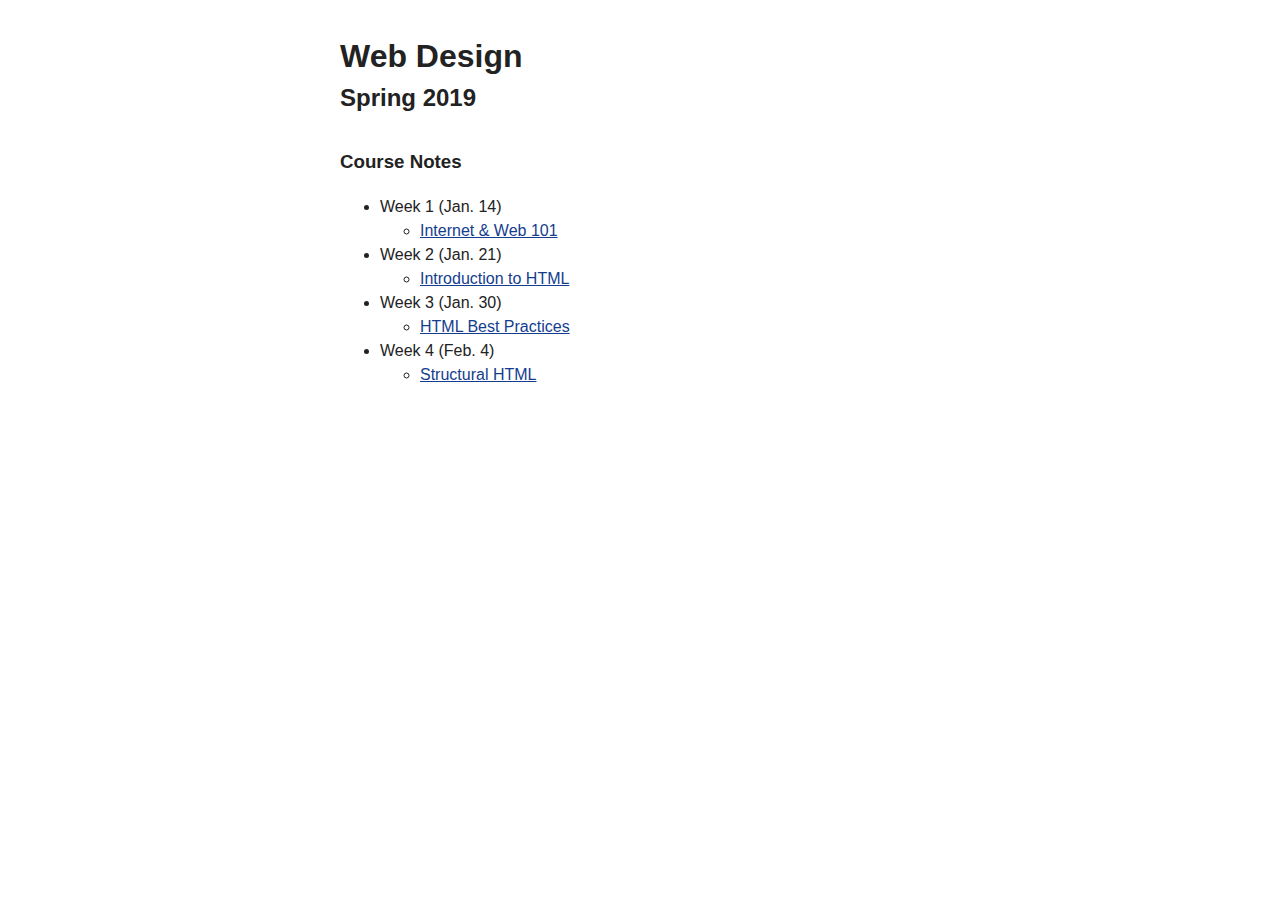
<file: index.html>
<!DOCTYPE html>
<html lang="en">
  <head>
    <meta charset="UTF-8" />
    <title>Web Design</title>
    <link href="css/style.css" rel="stylesheet" />
  </head>

  <body>

    <header>
      <h1>Web Design</h1>
      <h2>Spring 2019</h2>
    </header>

    <main>

      <h3>Course Notes</h3>

      <ul>
        <li>Week 1 (Jan. 14)
          <ul>
            <li><a href="01-internet-web.html">Internet & Web 101</a></li>
          </ul>
        </li>

        <li>Week 2 (Jan. 21)
          <ul>
            <li><a href="02-introduction-to-html.html">Introduction to HTML</a></li>
          </ul>
        </li>

        <li>Week 3 (Jan. 30)
          <ul>
            <li><a href="03-html-best-practices.html">HTML Best Practices</a></li>
          </ul>
        </li>

        <li>Week 4 (Feb. 4)
          <ul>
            <li><a href="04-structural-html">Structural HTML</a></li>
          </ul>
        </li>

      <!--
        <li>DATE
          <ul>
            <li><a href=""></a></li>
          </ul>
        </li>
      -->
      </ul>

    </main>
  </body>
</html>
</file>
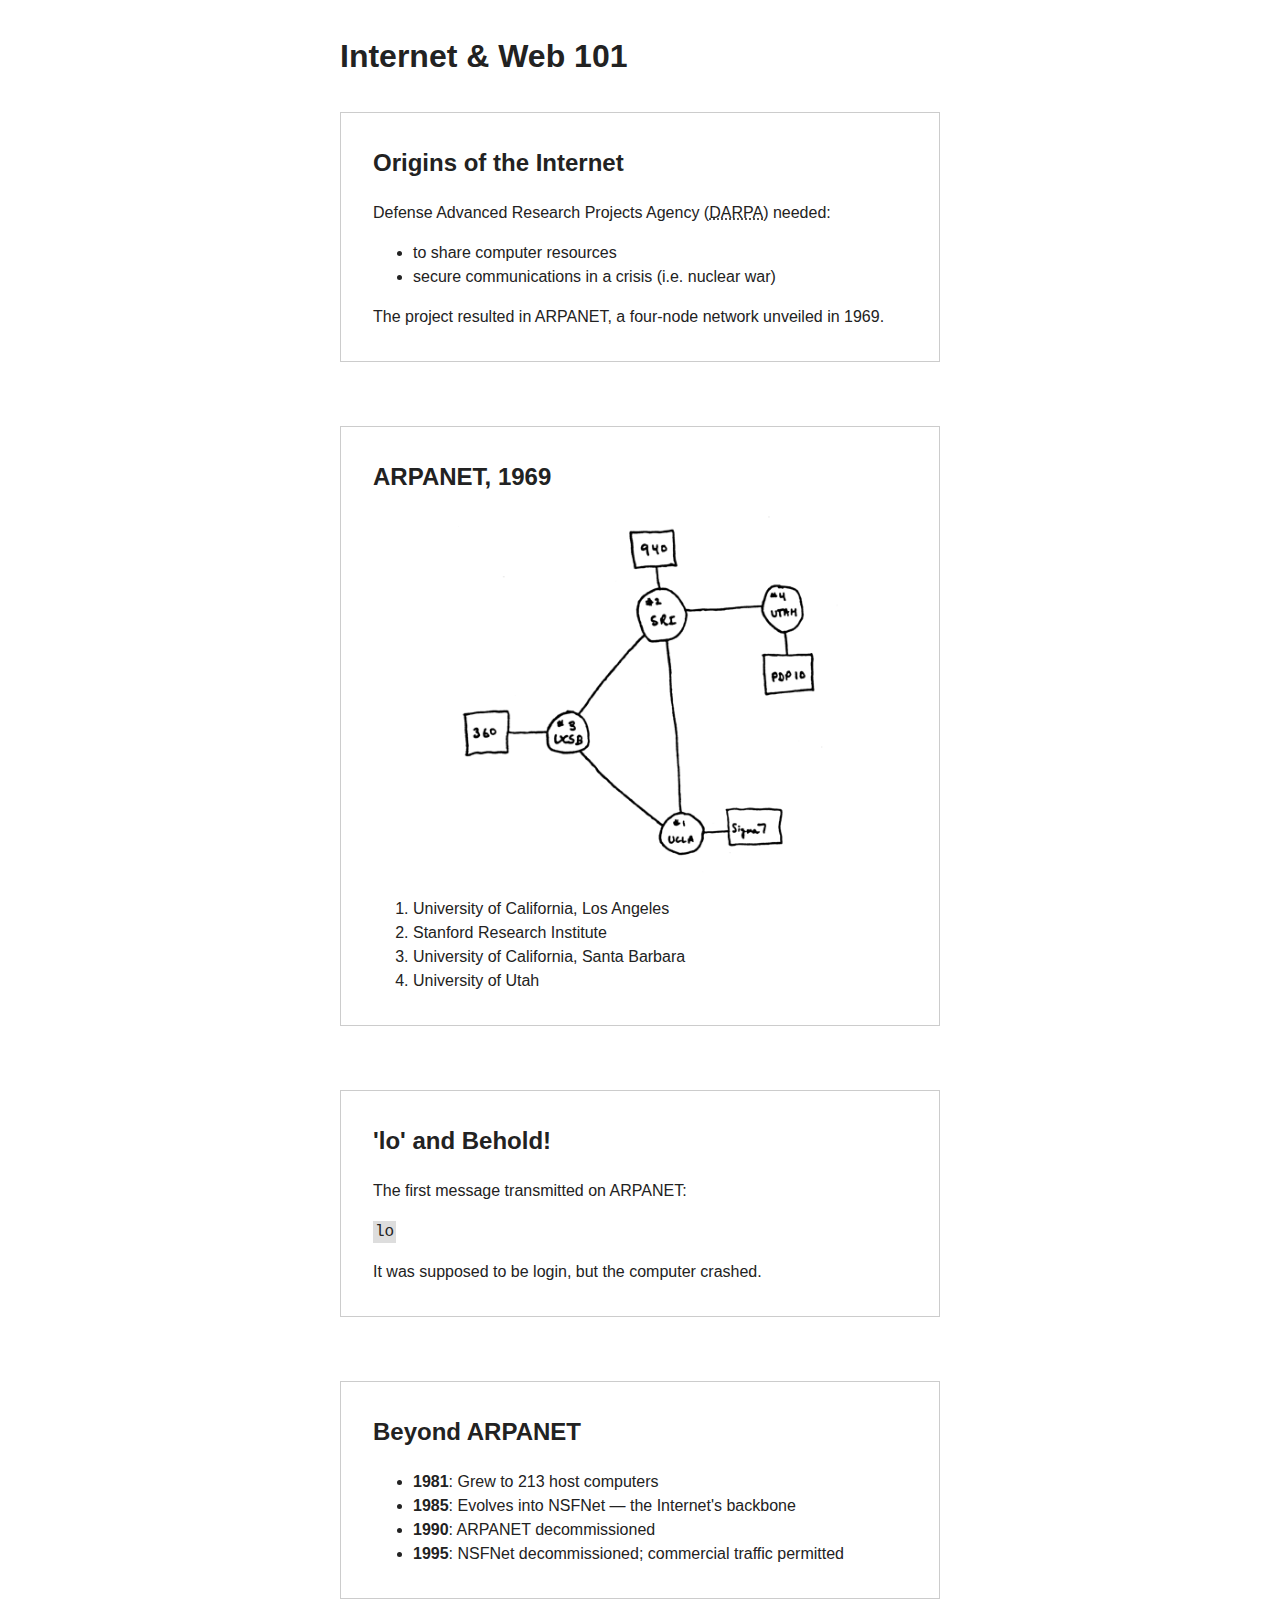
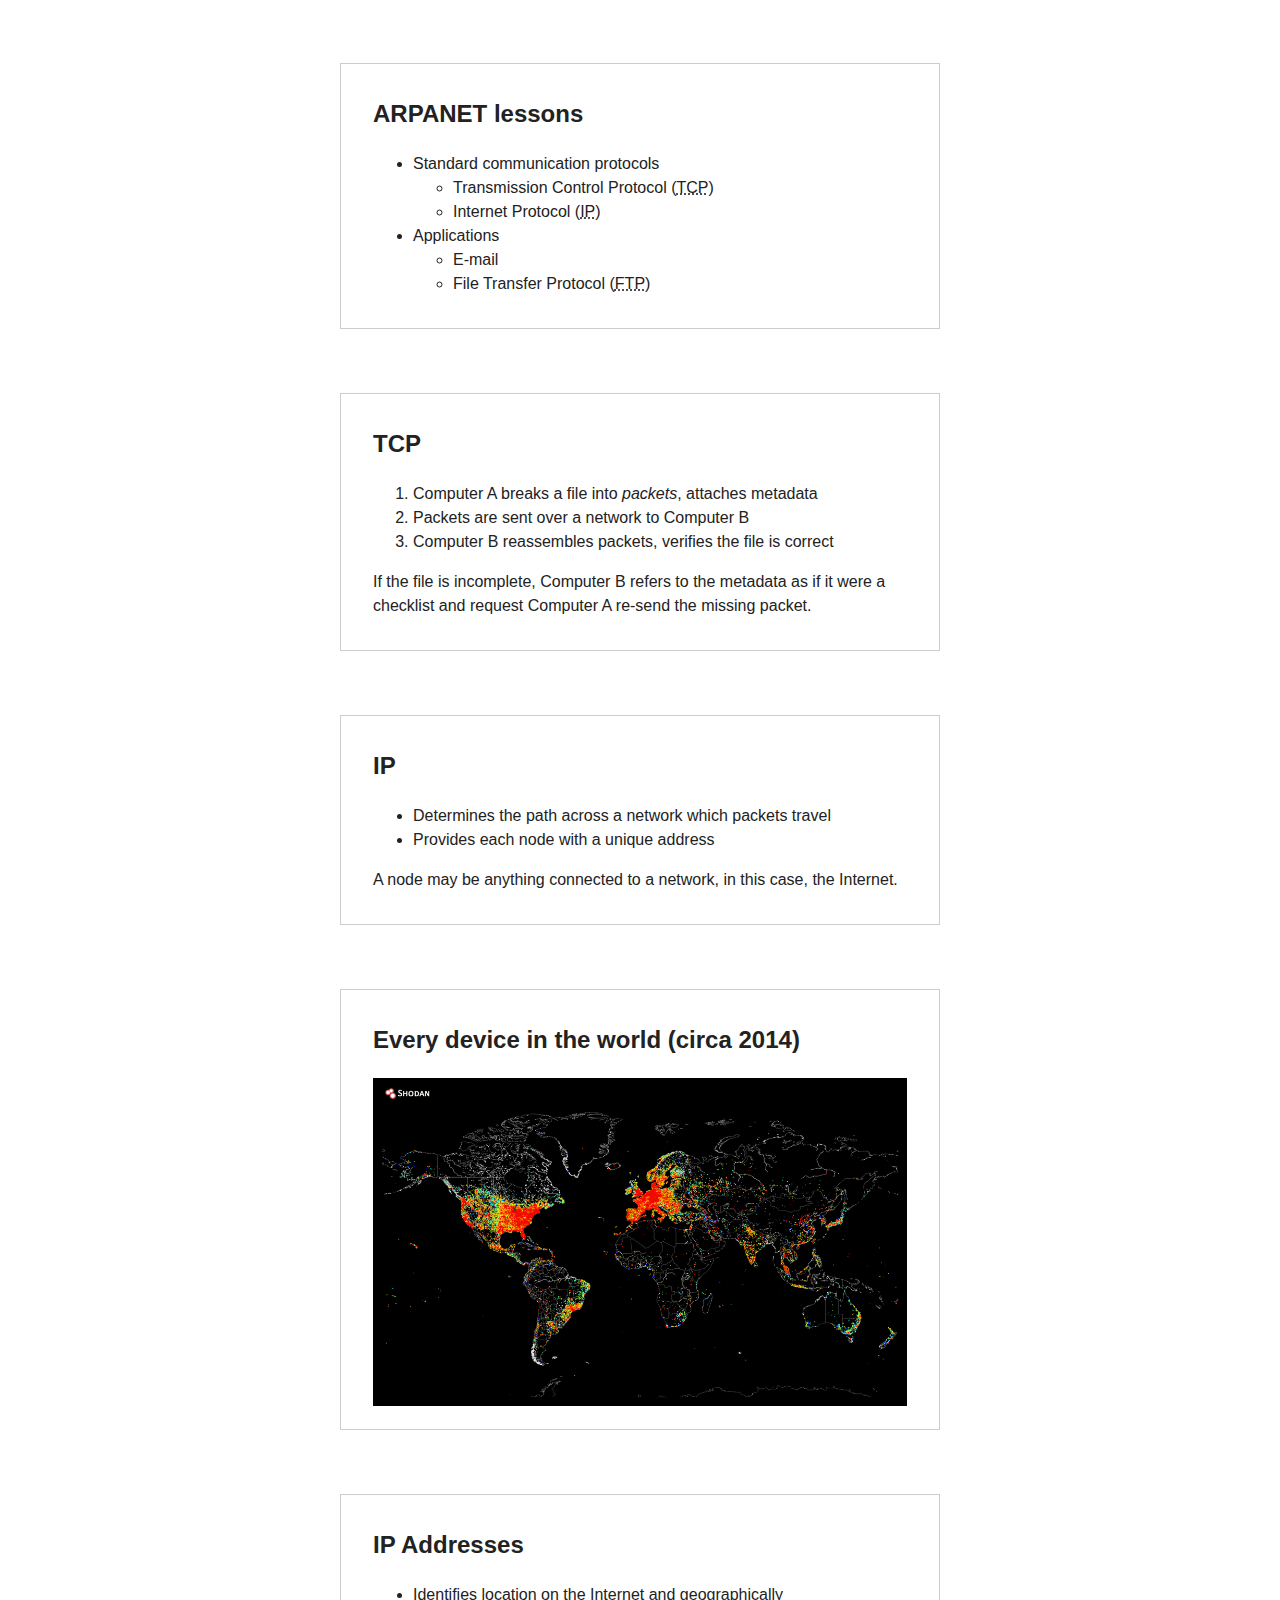
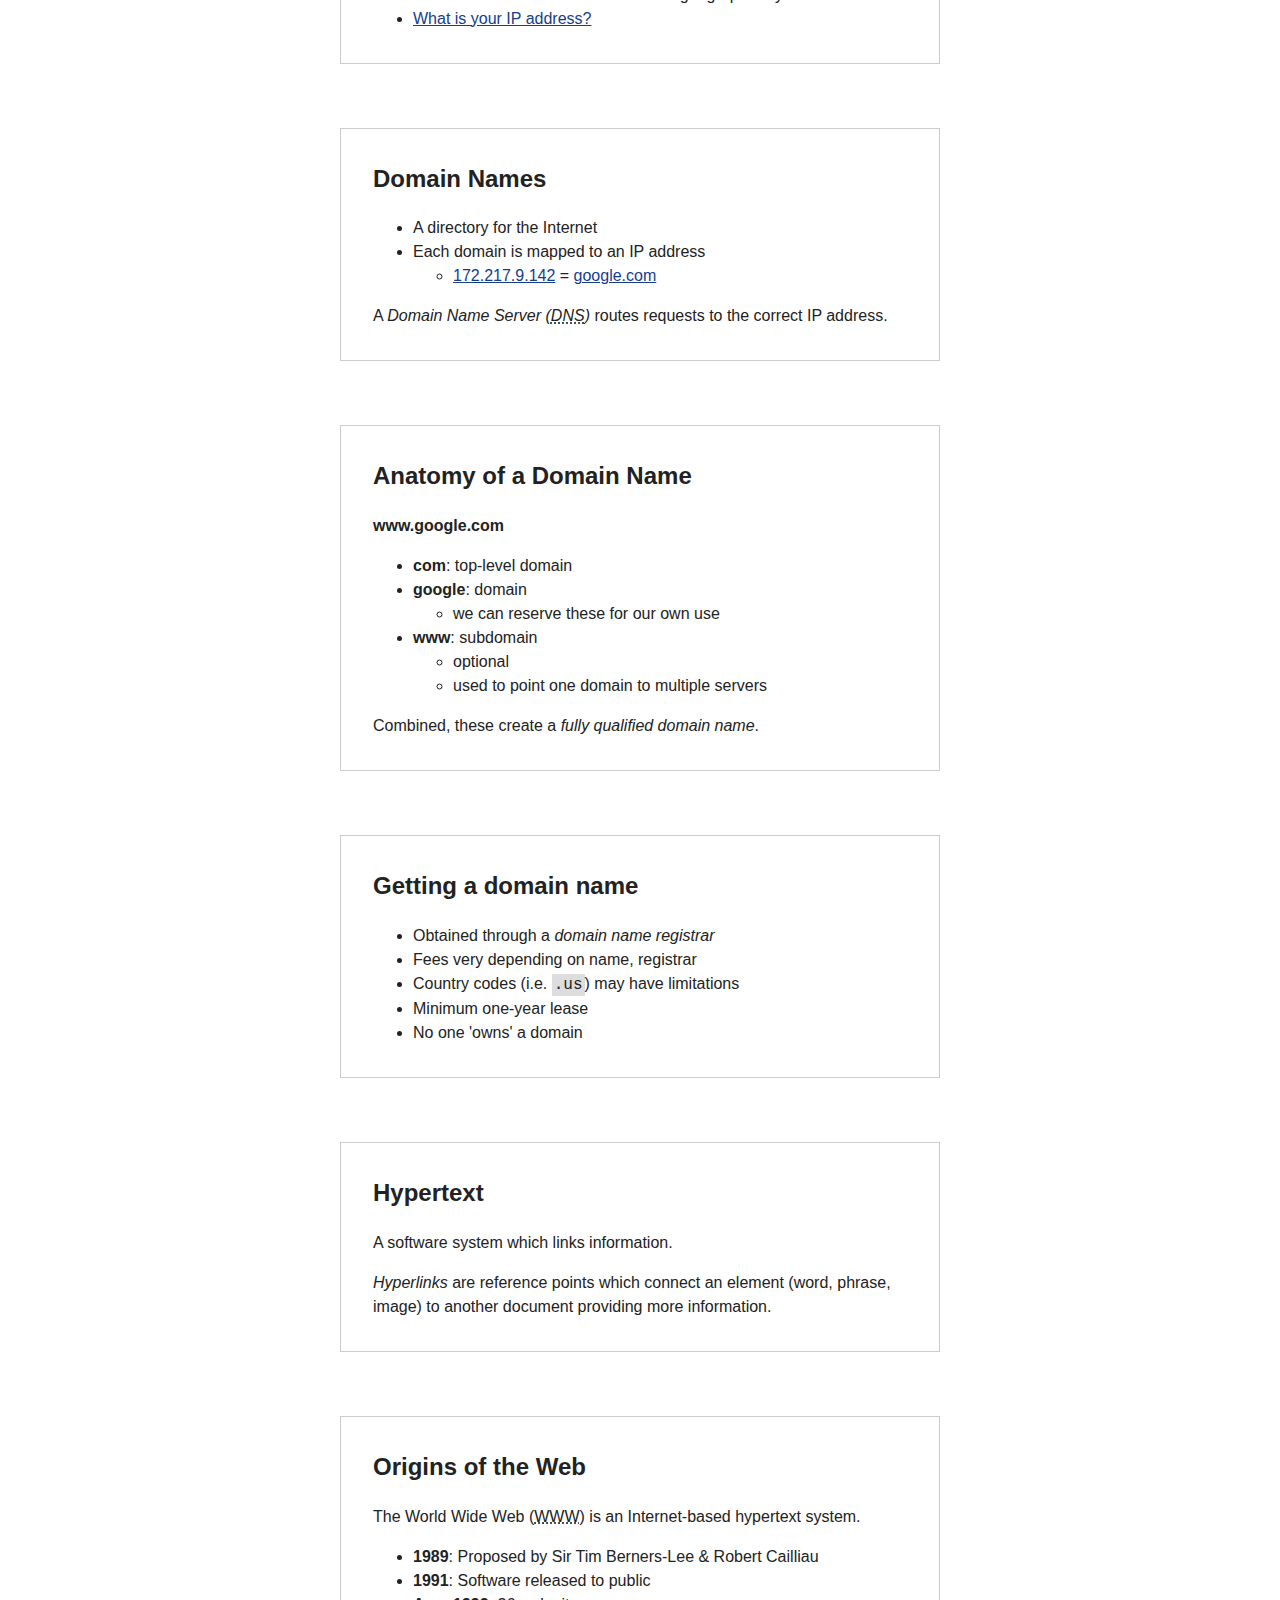
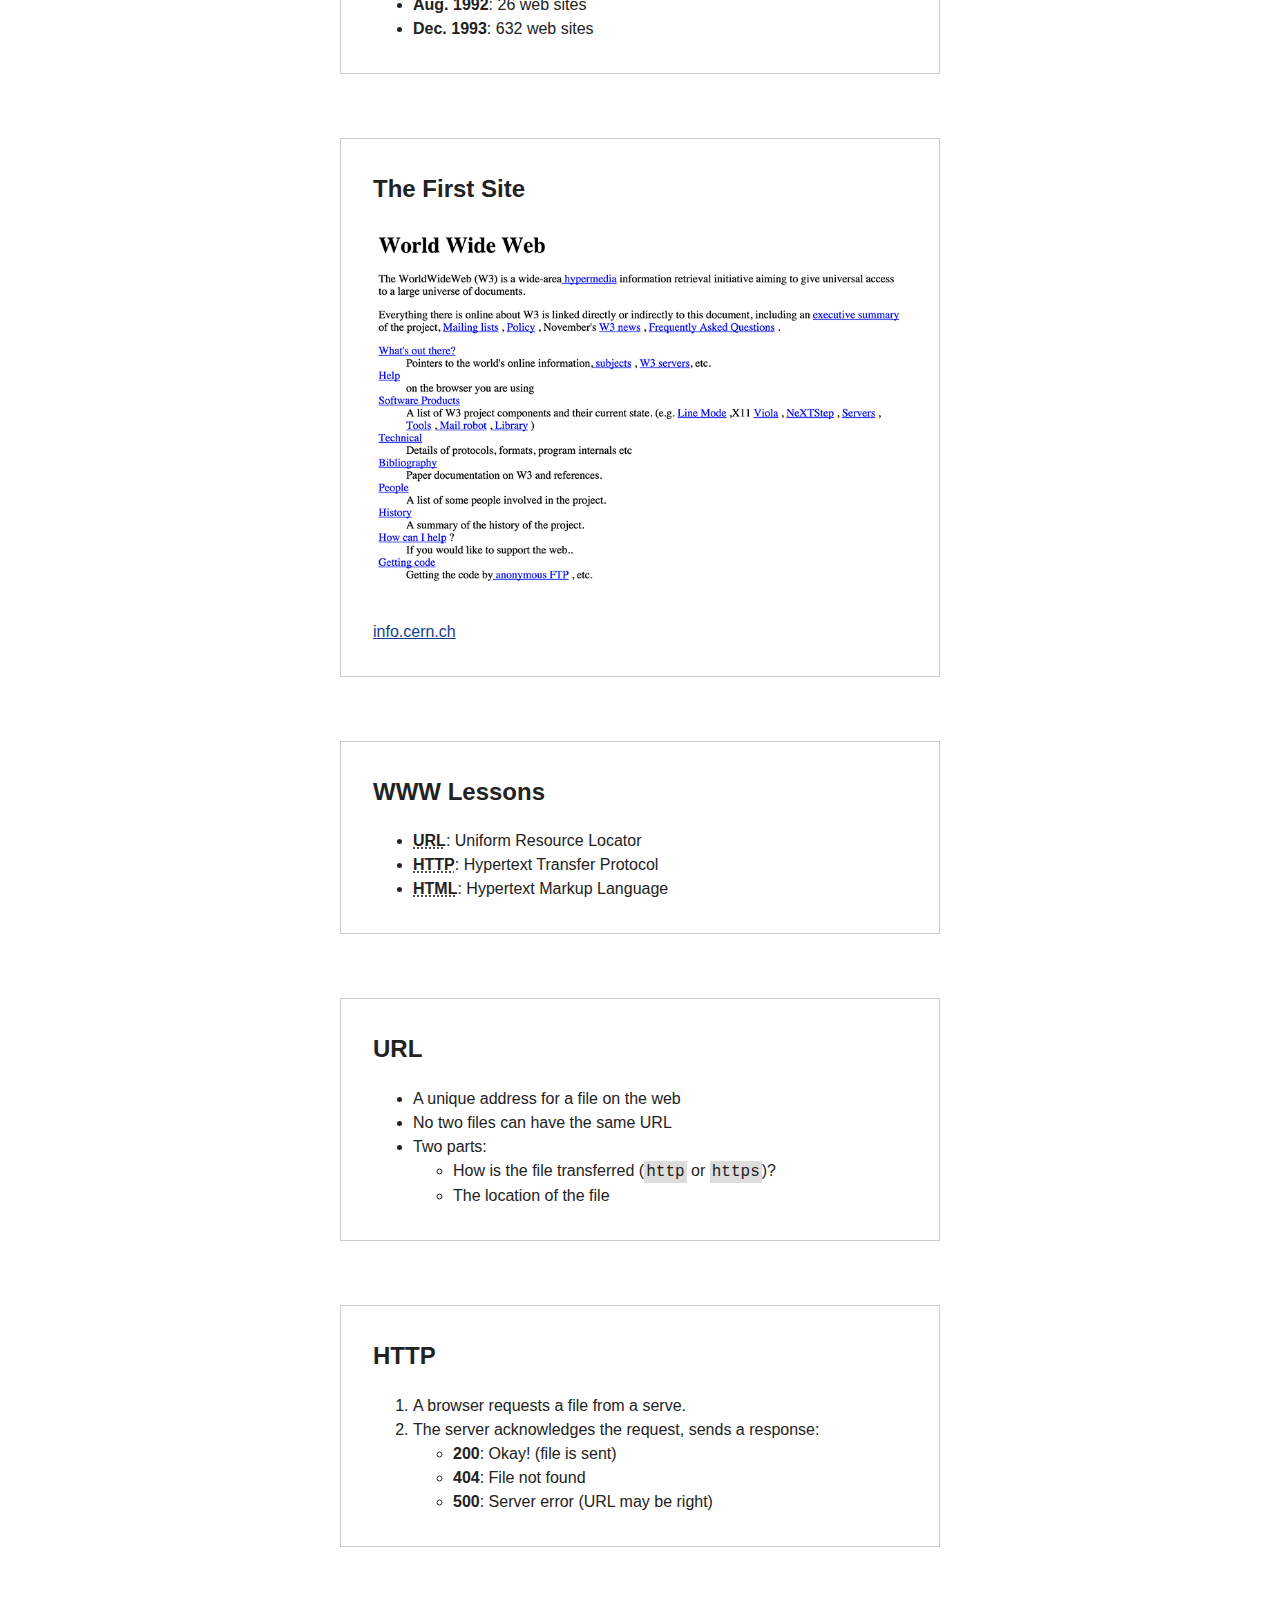
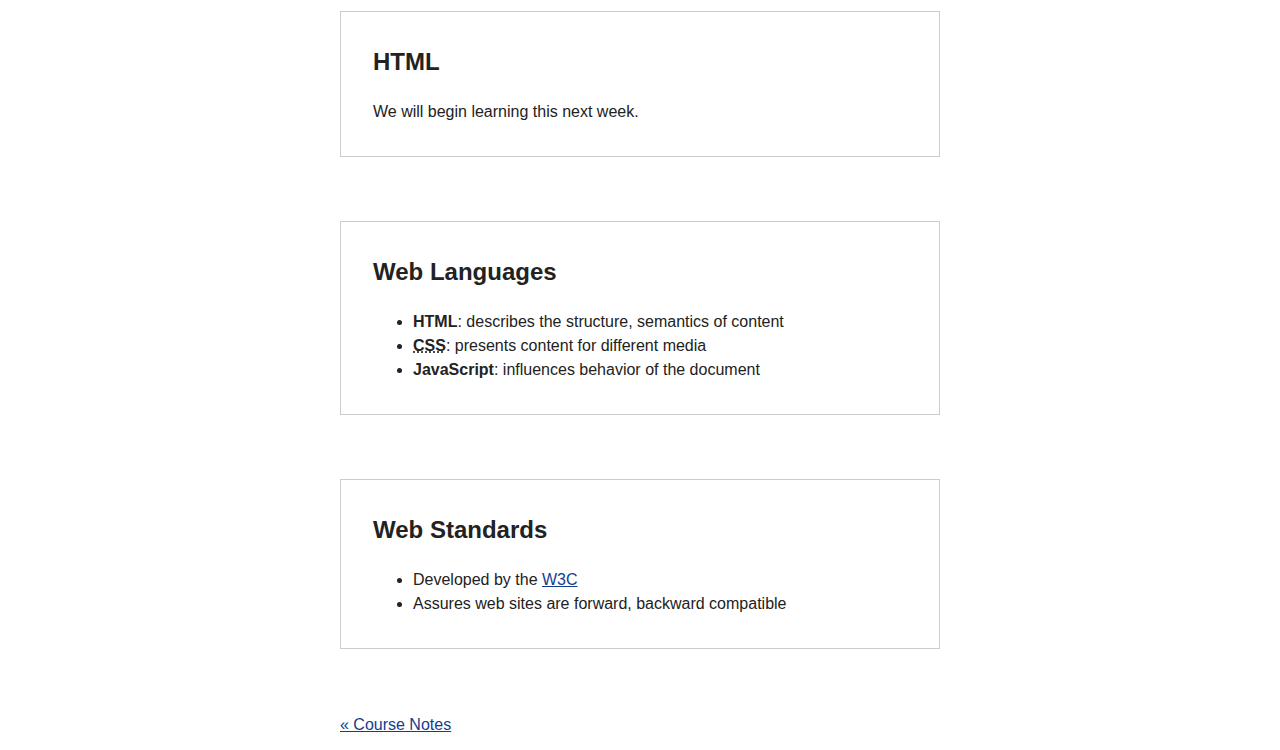
<file: 01-internet-web.html>
<!DOCTYPE html>
<html lang="en">
  <head>
    <meta charset="UTF-8" />
    <title>Web Design: Internet & Web 101</title>
    <link href="css/style.css" rel="stylesheet" />
  </head>

  <body>

    <header>
      <h1>Internet &amp; Web 101</h1>
    </header>

    <main>

      <section>
        <h2>Origins of the Internet</h2>

        <p>Defense Advanced Research Projects Agency (<abbr title="Defense Advanced Research Projects Agency">DARPA</abbr>) needed:</p>

        <ul>
          <li>to share computer resources</li>
          <li>secure communications in a crisis (i.e. nuclear war)</li>
        </ul>

        <p>The project resulted in ARPANET, a four-node network unveiled in 1969.</p>
      </section>


      <section>
        <h2>ARPANET, 1969</h2>

        <img src="img/01-arpanet.png" alt="ARPANET, 1969" />

        <ol>
          <li>University of California, Los Angeles</li>
          <li>Stanford Research Institute</li>
          <li>University of California, Santa Barbara</li>
          <li>University of Utah</li>
        </ol>
      </section>


      <section>
        <h2>'lo' and Behold!</h2>

        <p>The first message transmitted on ARPANET:</p>

        <p><code>lo</code></p>

        <p>It was supposed to be login, but the computer crashed.</p>
      </section>


      <section>
        <h2>Beyond ARPANET</h2>

        <ul>
          <li><strong>1981</strong>: Grew to 213 host computers</li>
          <li><strong>1985</strong>: Evolves into NSFNet — the Internet's backbone</li>
          <li><strong>1990</strong>: ARPANET decommissioned</li>
          <li><strong>1995</strong>: NSFNet decommissioned; commercial traffic permitted</li>
        </ul>
      </section>


      <section>
        <h2>ARPANET lessons</h2>

        <ul>
          <li>Standard communication protocols
            <ul>
              <li>Transmission Control Protocol (<abbr title="Transmission Control Protocol">TCP</abbr>)</li>
              <li>Internet Protocol (<abbr title="Internet Protocol">IP</abbr>)</li>
            </ul>
          </li>
          <li>Applications
            <ul>
              <li>E-mail</li>
              <li>File Transfer Protocol (<abbr title="File Transfer Protocol">FTP</abbr>)</li>
            </ul>
          </li>
        </ul>
      </section>


      <section>
        <h2>TCP</h2>

        <ol>
          <li>Computer A breaks a file into <em>packets</em>, attaches metadata</li>
          <li>Packets are sent over a network to Computer B</li>
          <li>Computer B reassembles packets, verifies the file is correct</li>
        </ol>

        <p>If the file is incomplete, Computer B refers to the metadata as if it were a checklist and request Computer A re-send the missing packet.</p>
      </section>


      <section>
        <h2>IP</h2>

        <ul>
          <li>Determines the path across a network which packets travel</li>
          <li>Provides each node with a unique address</li>
        </ul>

        <p>A node may be anything connected to a network, in this case, the Internet.</p>
      </section>


      <section>
        <h2>Every device in the world (circa 2014)</h2>

        <img src="img/01-internet-map.png" alt="Shodan Internet Map, 2014" />
      </section>


      <section>
        <h2>IP Addresses</h2>

        <ul>
          <li>Identifies location on the Internet and geographically</li>
          <li><a href="https://iplocation.com/">What is your IP address?</a></li>
        </ul>
      </section>


      <section>
        <h2>Domain Names</h2>

        <ul>
          <li>A directory for the Internet</li>
          <li>Each domain is mapped to an IP address
            <ul>
              <li><a href="http://172.217.9.142">172.217.9.142</a> = <a href="http://google.com">google.com</a></li>
            </ul>
          </li>
        </ul>

        <p>A <em>Domain Name Server (<abbr title="Domain Name Server">DNS</abbr>)</em> routes requests to the correct IP address.</p>
      </section>


      <section>
        <h2>Anatomy of a Domain Name</h2>

        <p><strong>www.google.com</strong></p>

        <ul>
          <li><strong>com</strong>: top-level domain</li>
          <li><strong>google</strong>: domain
            <ul>
              <li>we can reserve these for our own use</li>
            </ul>
          </li>
          <li><strong>www</strong>: subdomain
            <ul>
              <li>optional</li>
              <li>used to point one domain to multiple servers</li>
            </ul>
          </li>
        </ul>

        <p>Combined, these create a <em>fully qualified domain name</em>.</p>
      </section>


      <section>
        <h2>Getting a domain name</h2>

        <ul>
          <li>Obtained through a <em>domain name registrar</em></li>
          <li>Fees very depending on name, registrar</li>
          <li>Country codes (i.e. <code>.us</code>) may have limitations</li>
          <li>Minimum one-year lease</li>
          <li>No one 'owns' a domain</li>
        </ul>
      </section>


      <section>
        <h2>Hypertext</h2>

        <p>A software system which links information.</p>

        <p><em>Hyperlinks</em> are reference points which connect an element (word, phrase, image) to another document providing more information.</p>
      </section>


      <section>
        <h2>Origins of the Web</h2>

        <p>The World Wide Web (<abbr title="World Wide Web">WWW</abbr>) is an Internet-based hypertext system.</p>

        <ul>
          <li><strong>1989</strong>: Proposed by Sir Tim Berners-Lee & Robert Cailliau</li>
          <li><strong>1991</strong>: Software released to public</li>
          <li><strong>Aug. 1992</strong>: 26 web sites</li>
          <li><strong>Dec. 1993</strong>: 632 web sites</li>
        </ul>
      </section>


      <section>
        <h2>The First Site</h2>

        <img src="img/01-first-web-site.png" alt="info.cern.ch" />

        <p><a href="http://info.cern.ch">info.cern.ch</a></p>
      </section>


      <section>
        <h2>WWW Lessons</h2>

        <ul>
          <li><strong><abbr title="Uniform Resource Locator">URL</abbr></strong>: Uniform Resource Locator</li>
          <li><strong><abbr title="Hypertext Transfer Protocol">HTTP</abbr></strong>: Hypertext Transfer Protocol</li>
          <li><strong><abbr title="Hypertext Markup Language">HTML</abbr></strong>: Hypertext Markup Language</li>
        </ul>
      </section>


      <section>
        <h2>URL</h2>

        <ul>
          <li>A unique address for a file on the web</li>
          <li>No two files can have the same URL</li>
          <li>Two parts:
            <ul>
              <li>How is the file transferred (<code>http</code> or <code>https</code>)?</li>
              <li>The location of the file</li>
            </ul>
          </li>
        </ul>
      </section>


      <section>
        <h2>HTTP</h2>

        <ol>
          <li>A browser requests a file from a serve.</li>
          <li>The server acknowledges the request, sends a response:
            <ul>
              <li><strong>200</strong>: Okay! (file is sent)</li>
              <li><strong>404</strong>: File not found</li>
              <li><strong>500</strong>: Server error (URL may be right)</li>
            </ul>
          </li>
        </ol>
      </section>


      <section>
        <h2>HTML</h2>

        <p>We will begin learning this next week.</p>
      </section>


      <section>
        <h2>Web Languages</h2>

        <ul>
          <li><strong>HTML</strong>: describes the structure, semantics of content</li>
          <li><strong><abbr title="Cascading Style Sheets">CSS</abbr></strong>: presents content for different media</li>
          <li><strong>JavaScript</strong>: influences behavior of the document</li>
        </ul>
      </section>


      <section>
        <h2>Web Standards</h2>

        <ul>
          <li>Developed by the <a href="http://w3.org">W3C</a></li>
          <li>Assures web sites are forward, backward compatible</li>
        </ul>
      </section>











    </main>

    <footer>
      <p><a href="index.html">&laquo; Course Notes</a></p>
    </footer>

  </body>
</html>
</file>
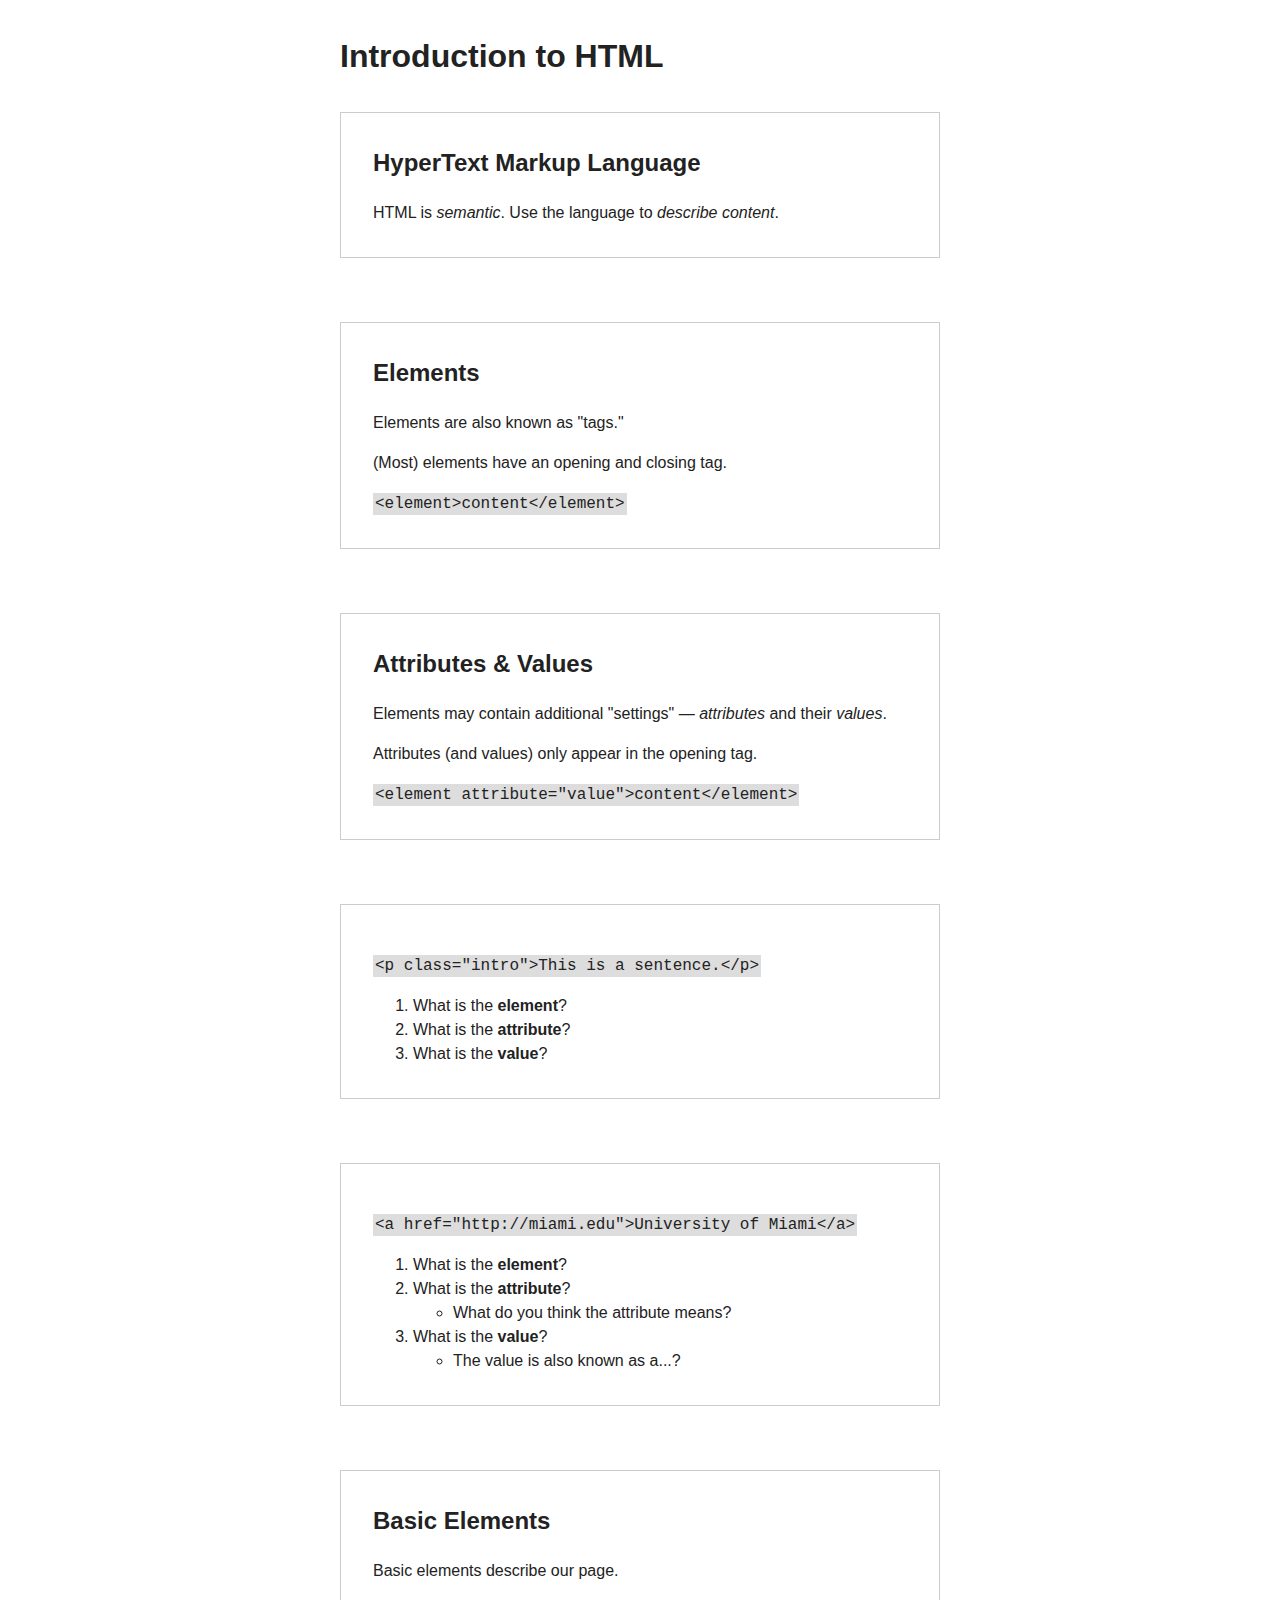
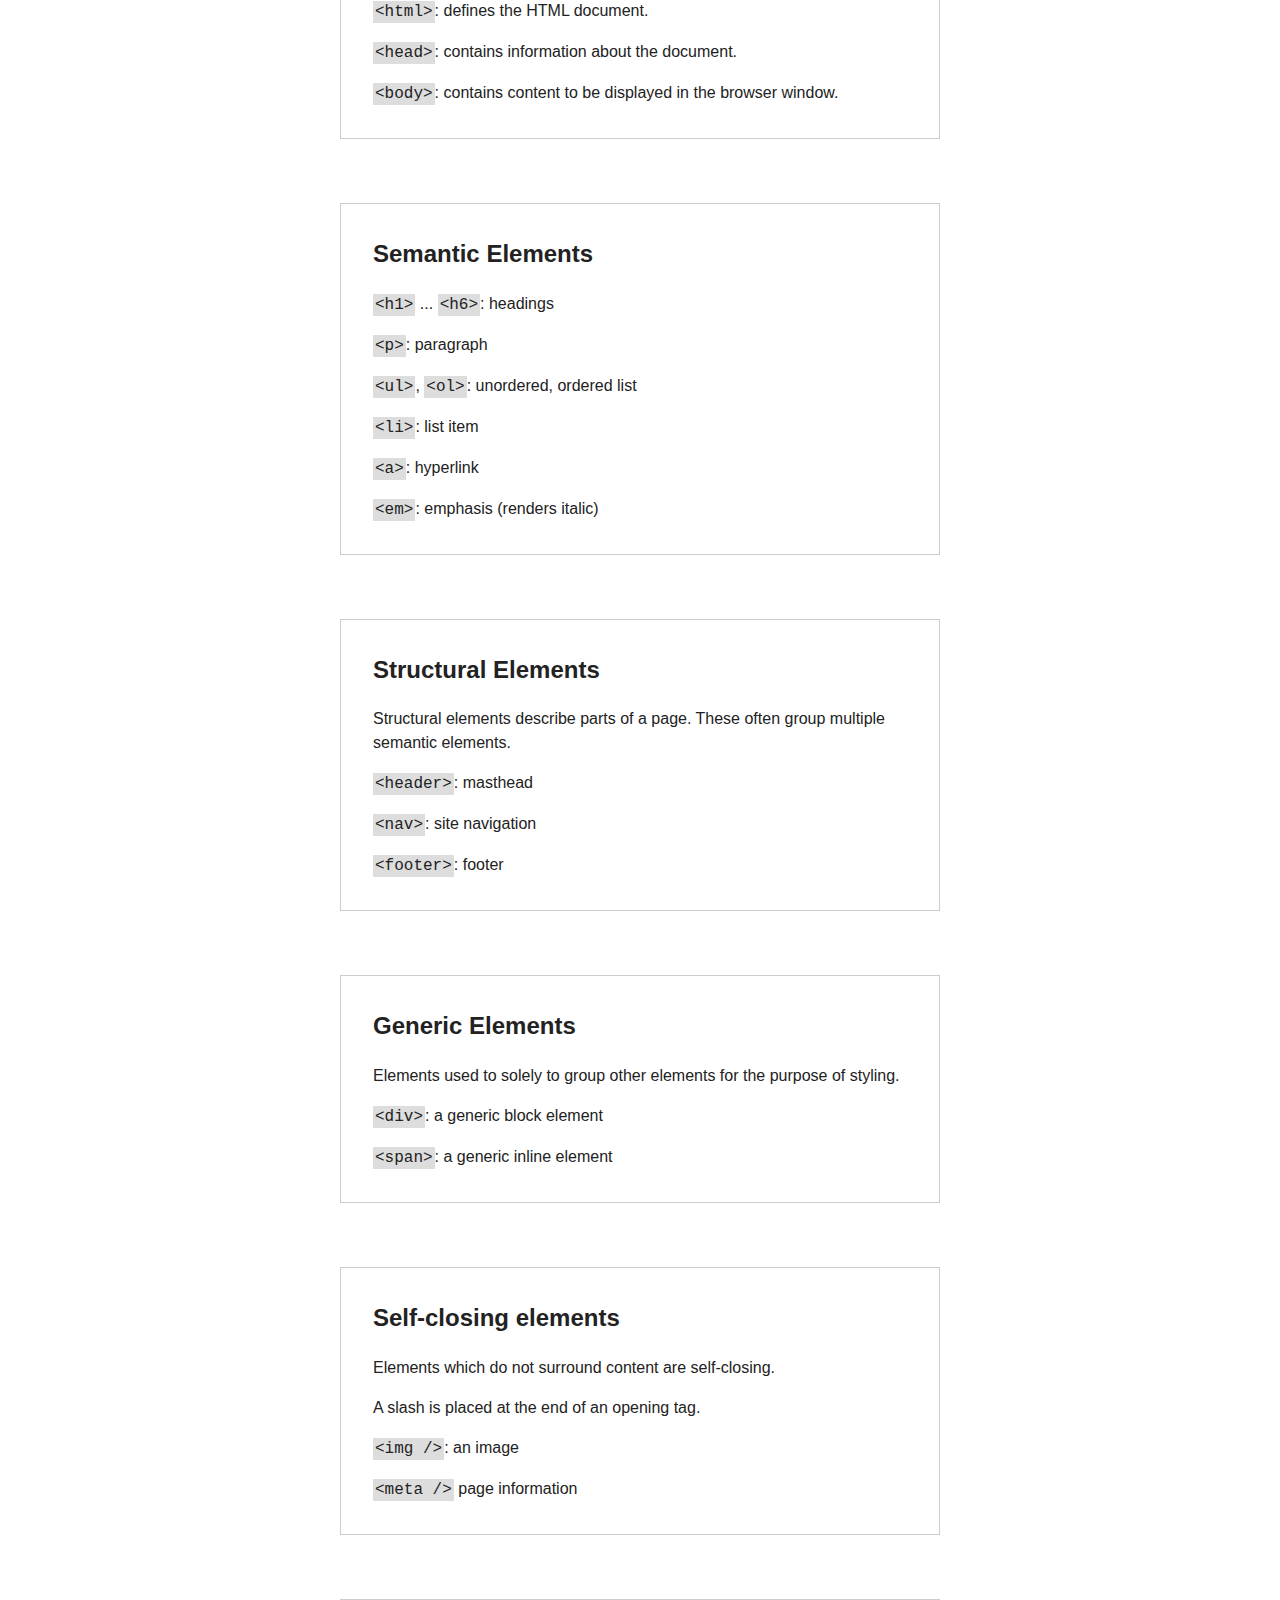
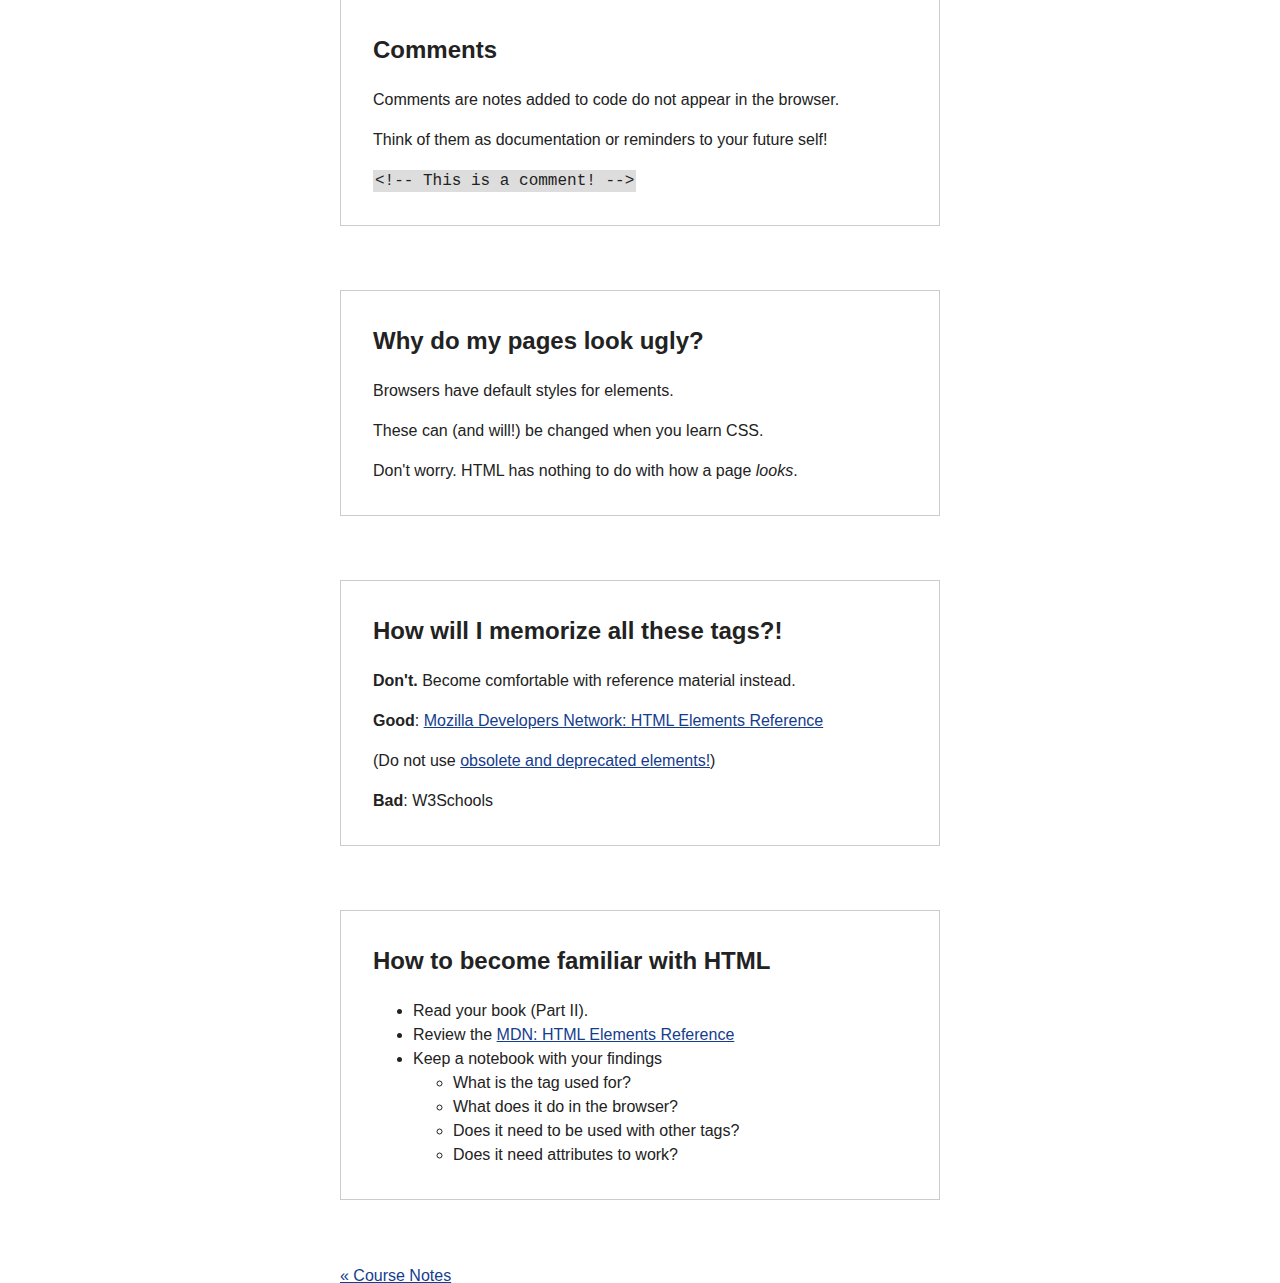
<file: 02-introduction-to-html.html>
<!DOCTYPE html>
<html lang="en">
  <head>
    <meta charset="UTF-8" />
    <title>Web Design: Introduction to HTML</title>
    <link href="css/style.css" rel="stylesheet" />
  </head>

  <body>

    <header>
      <h1>Introduction to HTML</h1>
    </header>

    <main>

      <section>
        <h2>HyperText Markup Language</h2>

        <p>HTML is <em>semantic</em>. Use the language to <em>describe content</em>.</p>
      </section>


      <section>
        <h2>Elements</h2>

        <p>Elements are also known as "tags."</p>

        <p>(Most) elements have an opening and closing tag.</p>

        <p><code>&lt;element&gt;content&lt;/element&gt;</code></p>
      </section>


      <section>
        <h2>Attributes &amp; Values</h2>

        <p>Elements may contain additional "settings" — <em>attributes</em> and their <em>values</em>.</p>

        <p>Attributes (and values) only appear in the opening tag.</p>

        <p><code>&lt;element attribute="value"&gt;content&lt;/element&gt;</code></p>
      </section>


      <section>
        <p><code>&lt;p class="intro"&gt;This is a sentence.&lt;/p&gt;</code></p>

        <ol>
          <li>What is the <strong>element</strong>?</li>
          <li>What is the <strong>attribute</strong>?</li>
          <li>What is the <strong>value</strong>?</li>
        </ol>
      </section>


      <section>
        <p><code>&lt;a href="http://miami.edu"&gt;University of Miami&lt;/a&gt;</code></p>

        <ol>
          <li>What is the <strong>element</strong>?</li>
          <li>What is the <strong>attribute</strong>?
            <ul>
              <li>What do you think the attribute means?</li>
            </ul>
          </li>
          <li>What is the <strong>value</strong>?
            <ul>
              <li>The value is also known as a...?</li>
            </ul>
          </li>
        </ol>
      </section>


      <section>
        <h2>Basic Elements</h2>

        <p>Basic elements describe our page.</p>

        <p><code>&lt;html&gt;</code>: defines the HTML document.</p>

        <p><code>&lt;head&gt;</code>: contains information about the document.</p>

        <p><code>&lt;body&gt;</code>: contains content to be displayed in the browser window.</p>
      </section>


      <section>
        <h2>Semantic Elements</h2>

        <p><code>&lt;h1&gt;</code> ... <code>&lt;h6&gt;</code>: headings</p>

        <p><code>&lt;p&gt;</code>: paragraph</p>

        <p><code>&lt;ul&gt;</code>, <code>&lt;ol&gt;</code>: unordered, ordered list</p>

        <p><code>&lt;li&gt;</code>: list item</p>

        <p><code>&lt;a&gt;</code>: hyperlink</p>

        <p><code>&lt;em&gt;</code>: emphasis (renders italic)</p>
      </section>


      <section>
        <h2>Structural Elements</h2>

        <p>Structural elements describe parts of a page. These often group multiple semantic elements.</p>

        <p><code>&lt;header&gt;</code>: masthead</p>

        <p><code>&lt;nav&gt;</code>: site navigation</p>

        <p><code>&lt;footer&gt;</code>: footer</p>
      </section>


      <section>
        <h2>Generic Elements</h2>

        <p>Elements used to solely to group other elements for the purpose of styling.</p>

        <p><code>&lt;div&gt;</code>: a generic block element</p>

        <p><code>&lt;span&gt;</code>: a generic inline element</p>
      </section>


      <section>
        <h2>Self-closing elements</h2>

        <p>Elements which do not surround content are self-closing.</p>

        <p>A slash is placed at the end of an opening tag.</p>

        <p><code>&lt;img /&gt;</code>: an image</p>

        <p><code>&lt;meta /&gt;</code> page information</p>
      </section>


      <section>
        <h2>Comments</h2>

        <p>Comments are notes added to code do not appear in the browser.</p>

        <p>Think of them as documentation or reminders to your future self!</p>

        <p><code>&lt;!-- This is a comment! --&gt;</code></p>
      </section>


      <section>
        <h2>Why do my pages look ugly?</h2>

        <p>Browsers have default styles for elements.

        <p>These can (and will!) be changed when you learn CSS.</p>

        <p>Don't worry. HTML has nothing to do with how a page <em>looks</em>.</p>
      </section>


      <section>
        <h2>How will I memorize all these tags?!</h2>

        <p><strong>Don't.</strong> Become comfortable with reference material instead.</p>

        <p><strong>Good</strong>: <a href="https://developer.mozilla.org/en-US/docs/Web/HTML/Element">Mozilla Developers Network: HTML Elements Reference</a></p>


        <p>(Do not use <a href="https://developer.mozilla.org/en-US/docs/Web/HTML/Element#Obsolete_and_deprecated_elements">obsolete and deprecated elements!</a>)</p>

        <p><strong>Bad</strong>: W3Schools</p>
      </section>


      <section>
        <h2>How to become familiar with HTML</h2>

        <ul>
          <li>Read your book (Part II).</li>
          <li>Review the <a href="https://developer.mozilla.org/en-US/docs/Web/HTML/Element">MDN: HTML Elements Reference</a></li>
          <li>Keep a notebook with your findings
            <ul>
              <li>What is the tag used for?</li>
              <li>What does it do in the browser?</li>
              <li>Does it need to be used with other tags?</li>
              <li>Does it need attributes to work?</li>
            </ul>
          </li>
        </ul>
      </section>

    </main>

    <footer>
      <p><a href="index.html">&laquo; Course Notes</a></p>
    </footer>

  </body>
</html>
</file>
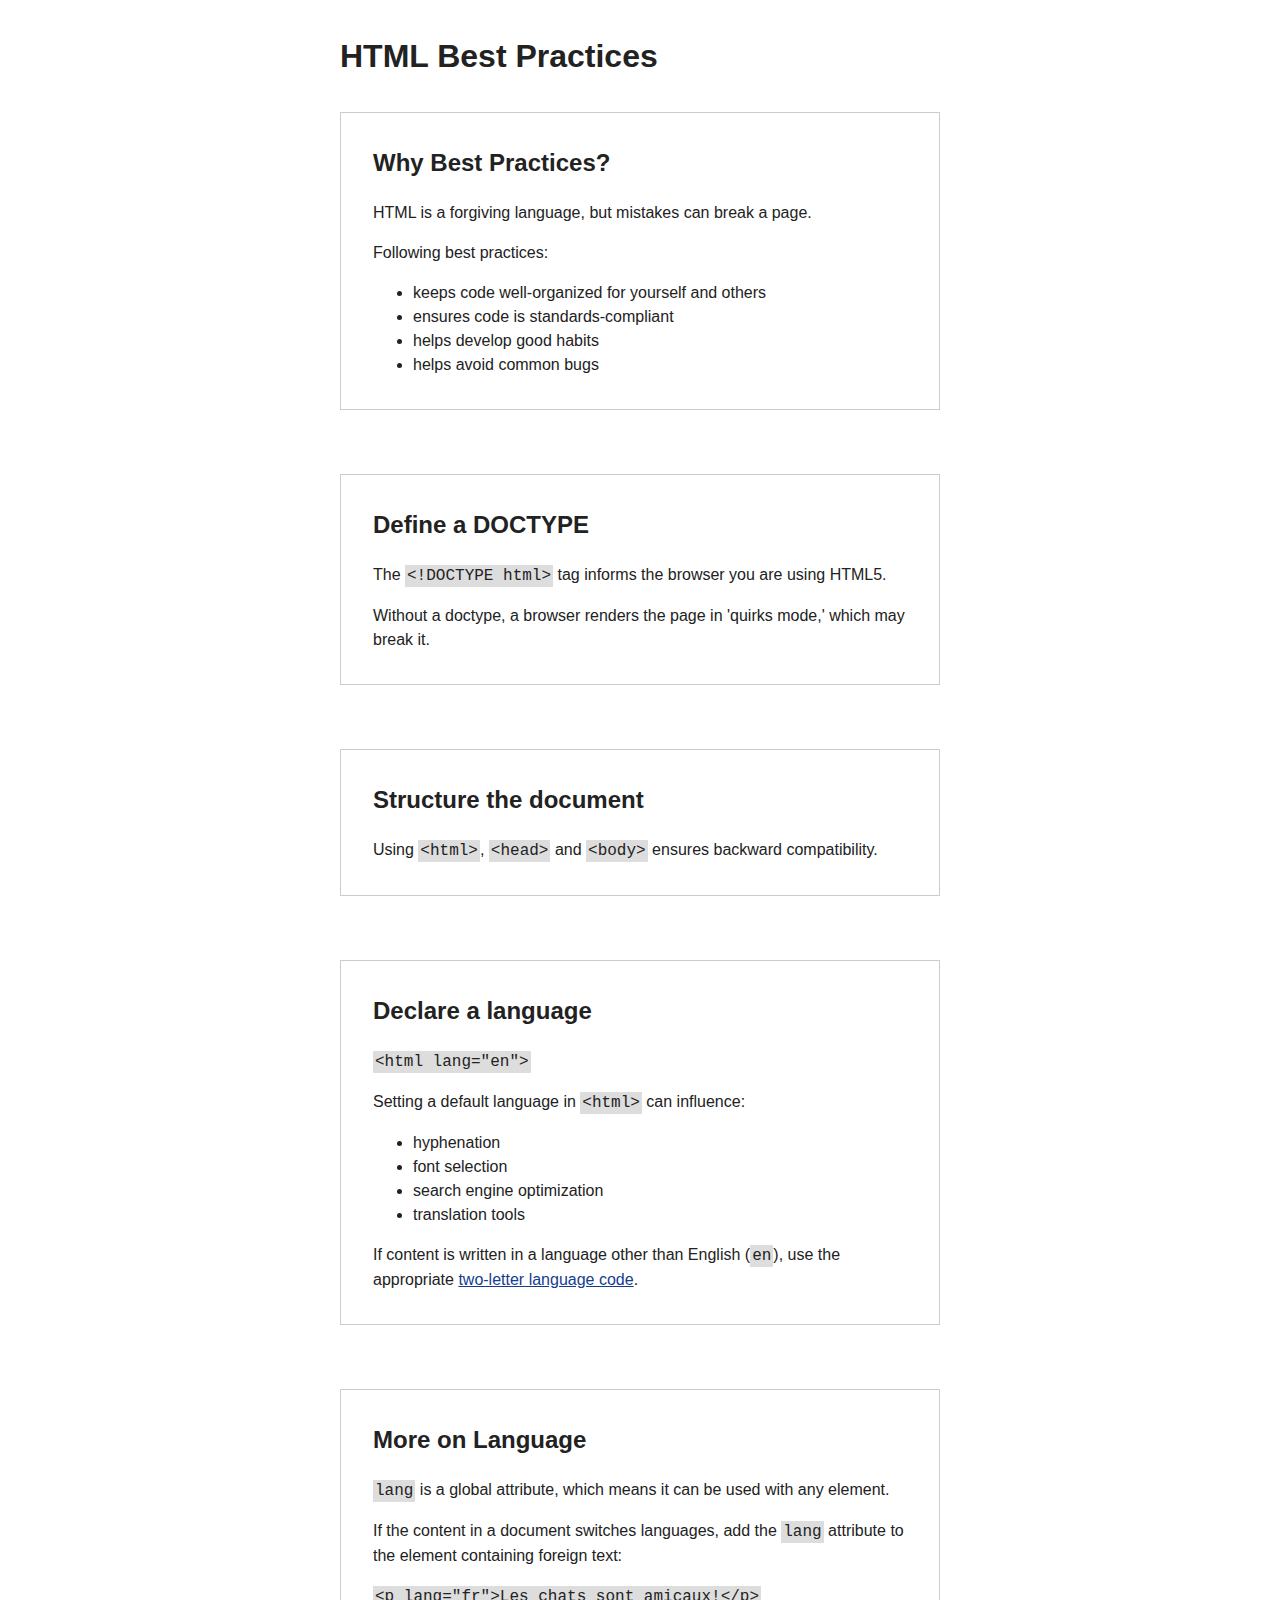
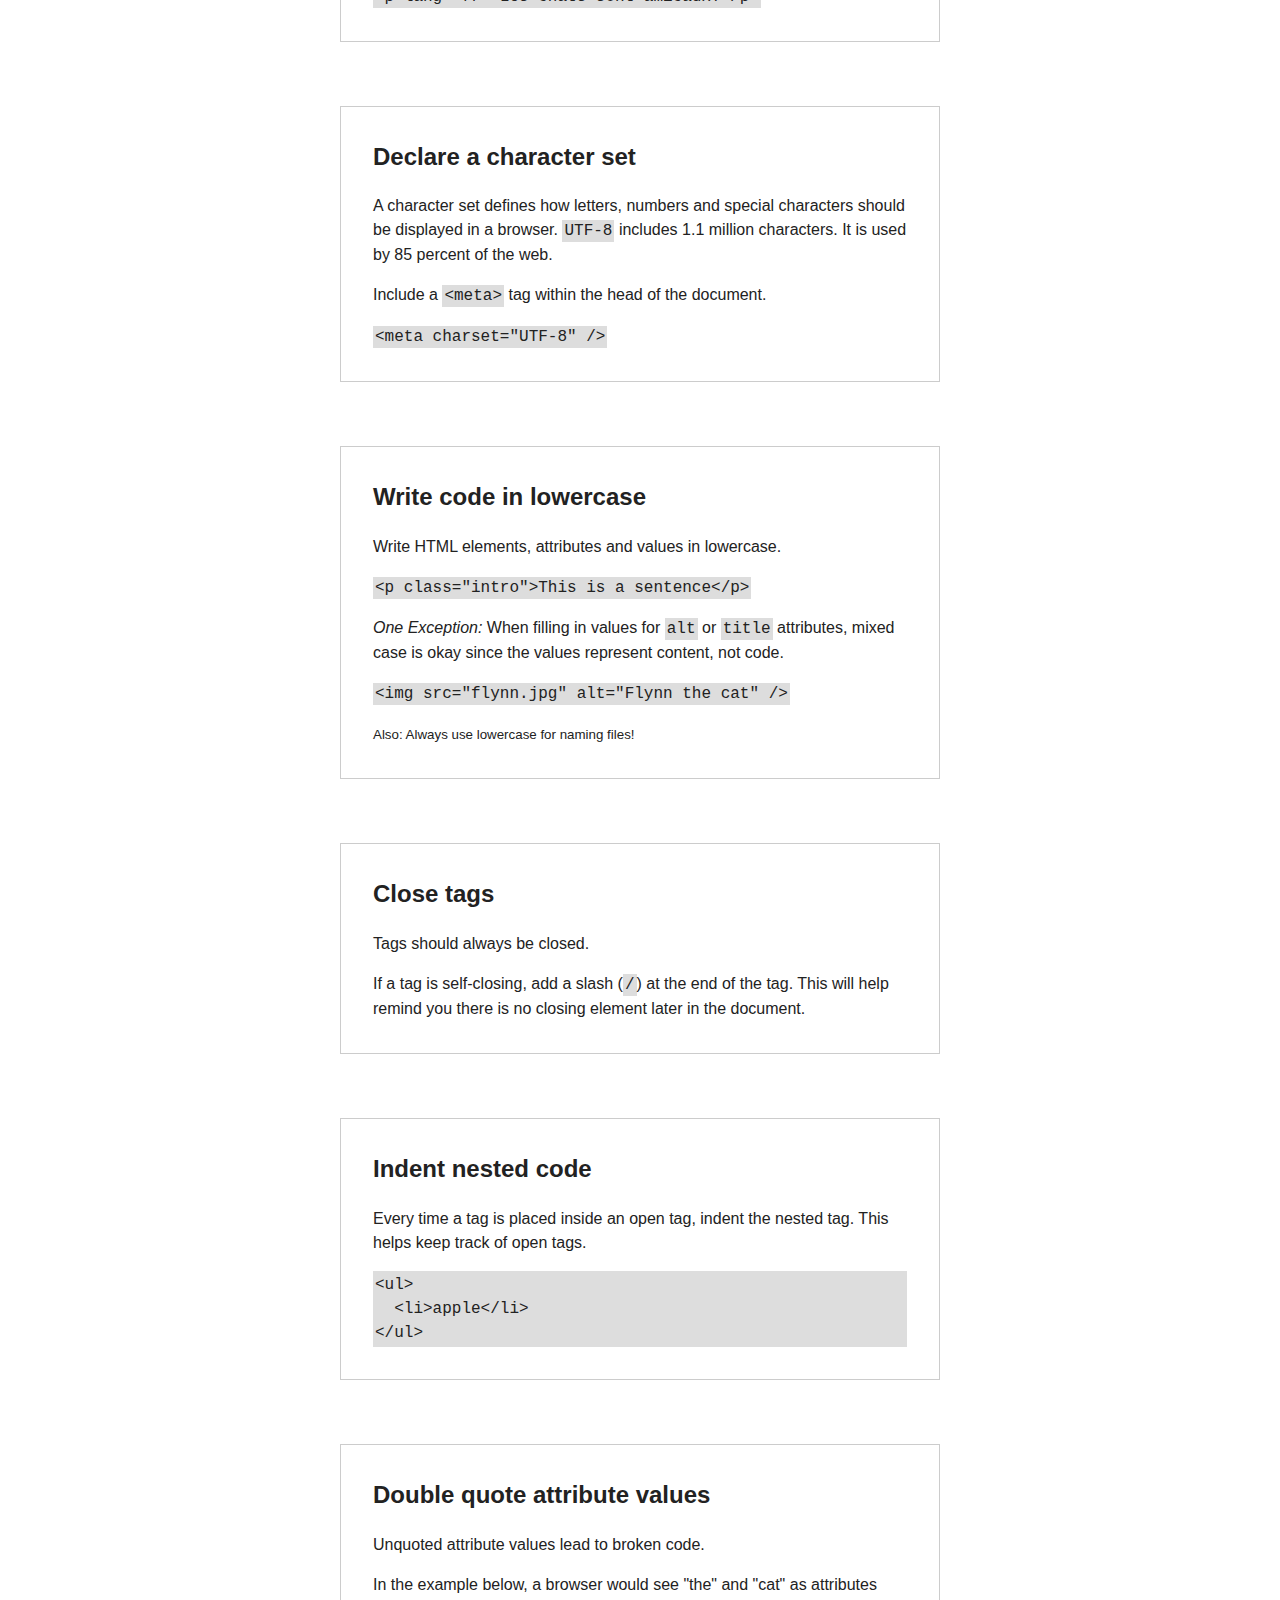
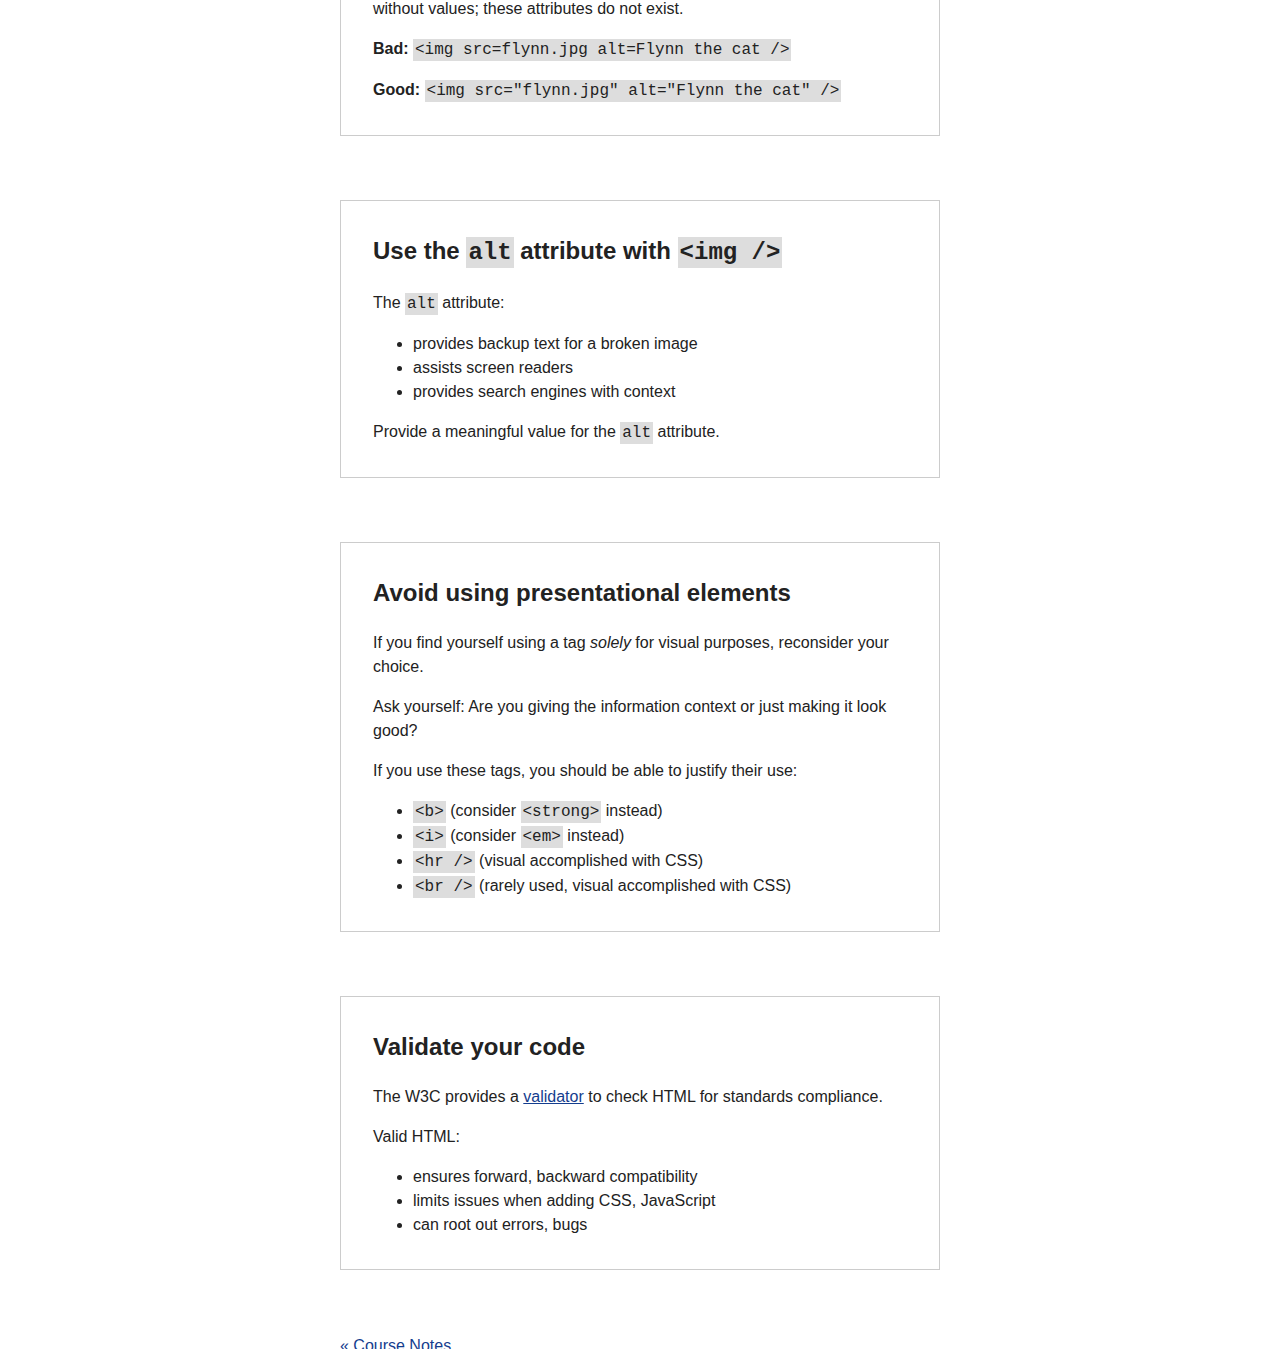
<file: 03-html-best-practices.html>
<!DOCTYPE html>
<html lang="en">
  <head>
    <meta charset="UTF-8" />
    <title>HTML Best Practices</title>
    <link href="css/style.css" rel="stylesheet" />
  </head>

  <body>
    <header>
      <h1>HTML Best Practices</h1>
    </header>

    <main>
      <section>
        <h2>Why Best Practices?</h2>

        <p>HTML is a forgiving language, but mistakes can break a page.</p>

        <p>Following best practices:</p>

        <ul>
          <li>keeps code well-organized for yourself and others</li>
          <li>ensures code is standards-compliant</li>
          <li>helps develop good habits</li>
          <li>helps avoid common bugs</li>
        </ul>
      </section>


      <section>
        <h2>Define a DOCTYPE</h2>

        <p>The <code>&lt;!DOCTYPE html&gt;</code> tag informs the browser you are using HTML5.</p>

        <p>Without a doctype, a browser renders the page in 'quirks mode,' which may break it.</p>
      </section>


      <section>
        <h2>Structure the document</h2>

        <p>Using <code>&lt;html&gt;</code>, <code>&lt;head&gt;</code> and <code>&lt;body&gt;</code> ensures backward compatibility.</p>
      </section>


      <section>
        <h2>Declare a language</h2>

        <p><code>&lt;html lang="en"&gt;</code></p>

        <p>Setting a default language in <code>&lt;html&gt;</code> can influence:</p>

        <ul>
          <li>hyphenation</li>
          <li>font selection</li>
          <li>search engine optimization</li>
          <li>translation tools</li>
        </ul>

        <p>If content is written in a language other than English (<code>en</code>), use the appropriate <a href="https://www.iana.org/assignments/language-subtag-registry/language-subtag-registry">two-letter language code</a>.</p>
      </section>


      <section>
        <h2>More on Language</h2>

        <p><code>lang</code> is a global attribute, which means it can be used with any element.</p>

        <p>If the content in a document switches languages, add the <code>lang</code> attribute to the element containing foreign text:</p>

        <p><code>&lt;p lang="fr"&gt;Les chats sont amicaux!&lt;/p&gt;</code></p>
      </section>


      <section>
        <h2>Declare a character set</h2>

        <p>A character set defines how letters, numbers and special characters should be displayed in a browser. <code>UTF-8</code> includes 1.1 million characters. It is used by 85 percent of the web.</p>

        <p>Include a <code>&lt;meta&gt;</code> tag within the head of the document.</p>

        <p><code>&lt;meta charset="UTF-8" /&gt;</code></p>
      </section>


      <section>
        <h2>Write code in lowercase</h2>

        <p>Write HTML elements, attributes and values in lowercase.</p>

        <p><code>&lt;p class="intro"&gt;This is a sentence&lt;/p&gt;</code></p>

        <p><em>One Exception:</em> When filling in values for <code>alt</code> or <code>title</code> attributes, mixed case is okay since the values represent content, not code.</p>

        <p><code>&lt;img src="flynn.jpg" alt="Flynn the cat" /&gt;</code></p>

        <p><small>Also: Always use lowercase for naming files!</small></p>
      </section>


      <section>
        <h2>Close tags</h2>

        <p>Tags should always be closed.</p>

        <p>If a tag is self-closing, add a slash (<code>/</code>) at the end of the tag. This will help remind you there is no closing element later in the document.</p>
      </section>


      <section>
        <h2>Indent nested code</h2>

        <p>Every time a tag is placed inside an open tag, indent the nested tag. This helps keep track of open tags.</p>

        <pre>&lt;ul&gt;<br/>  &lt;li&gt;apple&lt;/li&gt;<br/>&lt;/ul&gt;</pre>
      </section>


      <section>
        <h2>Double quote attribute values</h2>

        <p>Unquoted attribute values lead to broken code.</p>

        <p>In the example below, a browser would see "the" and "cat" as attributes without values; these attributes do not exist.</p>

        <p><strong>Bad:</strong> <code>&lt;img src=flynn.jpg alt=Flynn the cat /&gt;</code></p>

        <p><strong>Good:</strong> <code>&lt;img src="flynn.jpg" alt="Flynn the cat" /&gt;</code></p>
      </section>


      <section>
        <h2>Use the <code>alt</code> attribute with <code>&lt;img /&gt;</code></h2>

        <p>The <code>alt</code> attribute:</p>

        <ul>
          <li>provides backup text for a broken image</li>
          <li>assists screen readers</li>
          <li>provides search engines with context</li>
        </ul>

        <p>Provide a meaningful value for the <code>alt</code> attribute.</p>
      </section>


      <section>
        <h2>Avoid using presentational elements</h2>

        <p>If you find yourself using a tag <em>solely</em> for visual purposes, reconsider your choice.</p>

        <p>Ask yourself: Are you giving the information context or just making it look good?</p>

        <p>If you use these tags, you should be able to justify their use:</p>

        <ul>
          <li><code>&lt;b&gt;</code> (consider <code>&lt;strong&gt;</code> instead)</li>
          <li><code>&lt;i&gt;</code> (consider <code>&lt;em&gt;</code> instead)</li>
          <li><code>&lt;hr /&gt;</code> (visual accomplished with CSS)</li>
          <li><code>&lt;br /&gt;</code> (rarely used, visual accomplished with CSS)</li>
        </ul>
      </section>


      <section>
        <h2>Validate your code</h2>

        <p>The W3C provides a <a href="http://validator.w3.org">validator</a> to check HTML for standards compliance.</p>

        <p>Valid HTML:</p>

        <ul>
          <li>ensures forward, backward compatibility</li>
          <li>limits issues when adding CSS, JavaScript</li>
          <li>can root out errors, bugs</li>
        </ul>
      </section>
    </main>

    <footer>
      <p><a href="index.html">&laquo; Course Notes</a></p>
    </footer>
  </body>
</html>
</file>
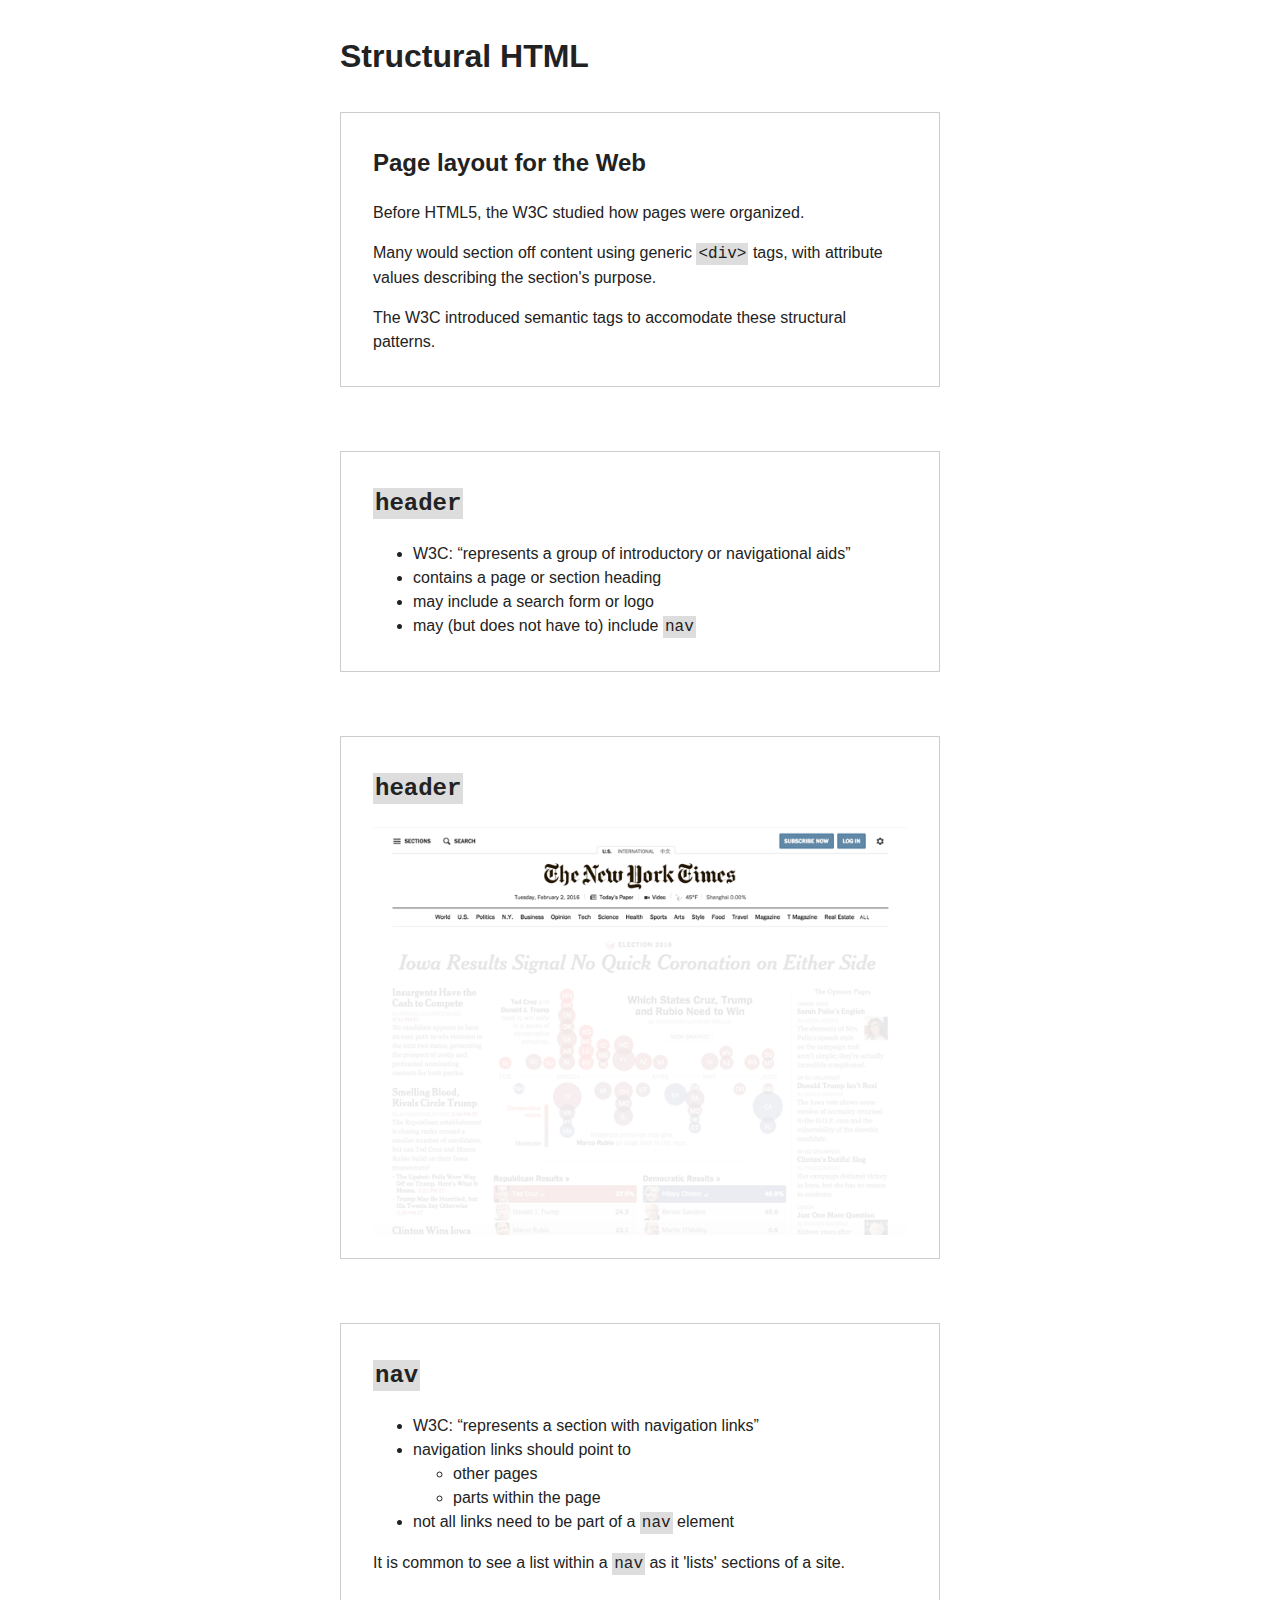
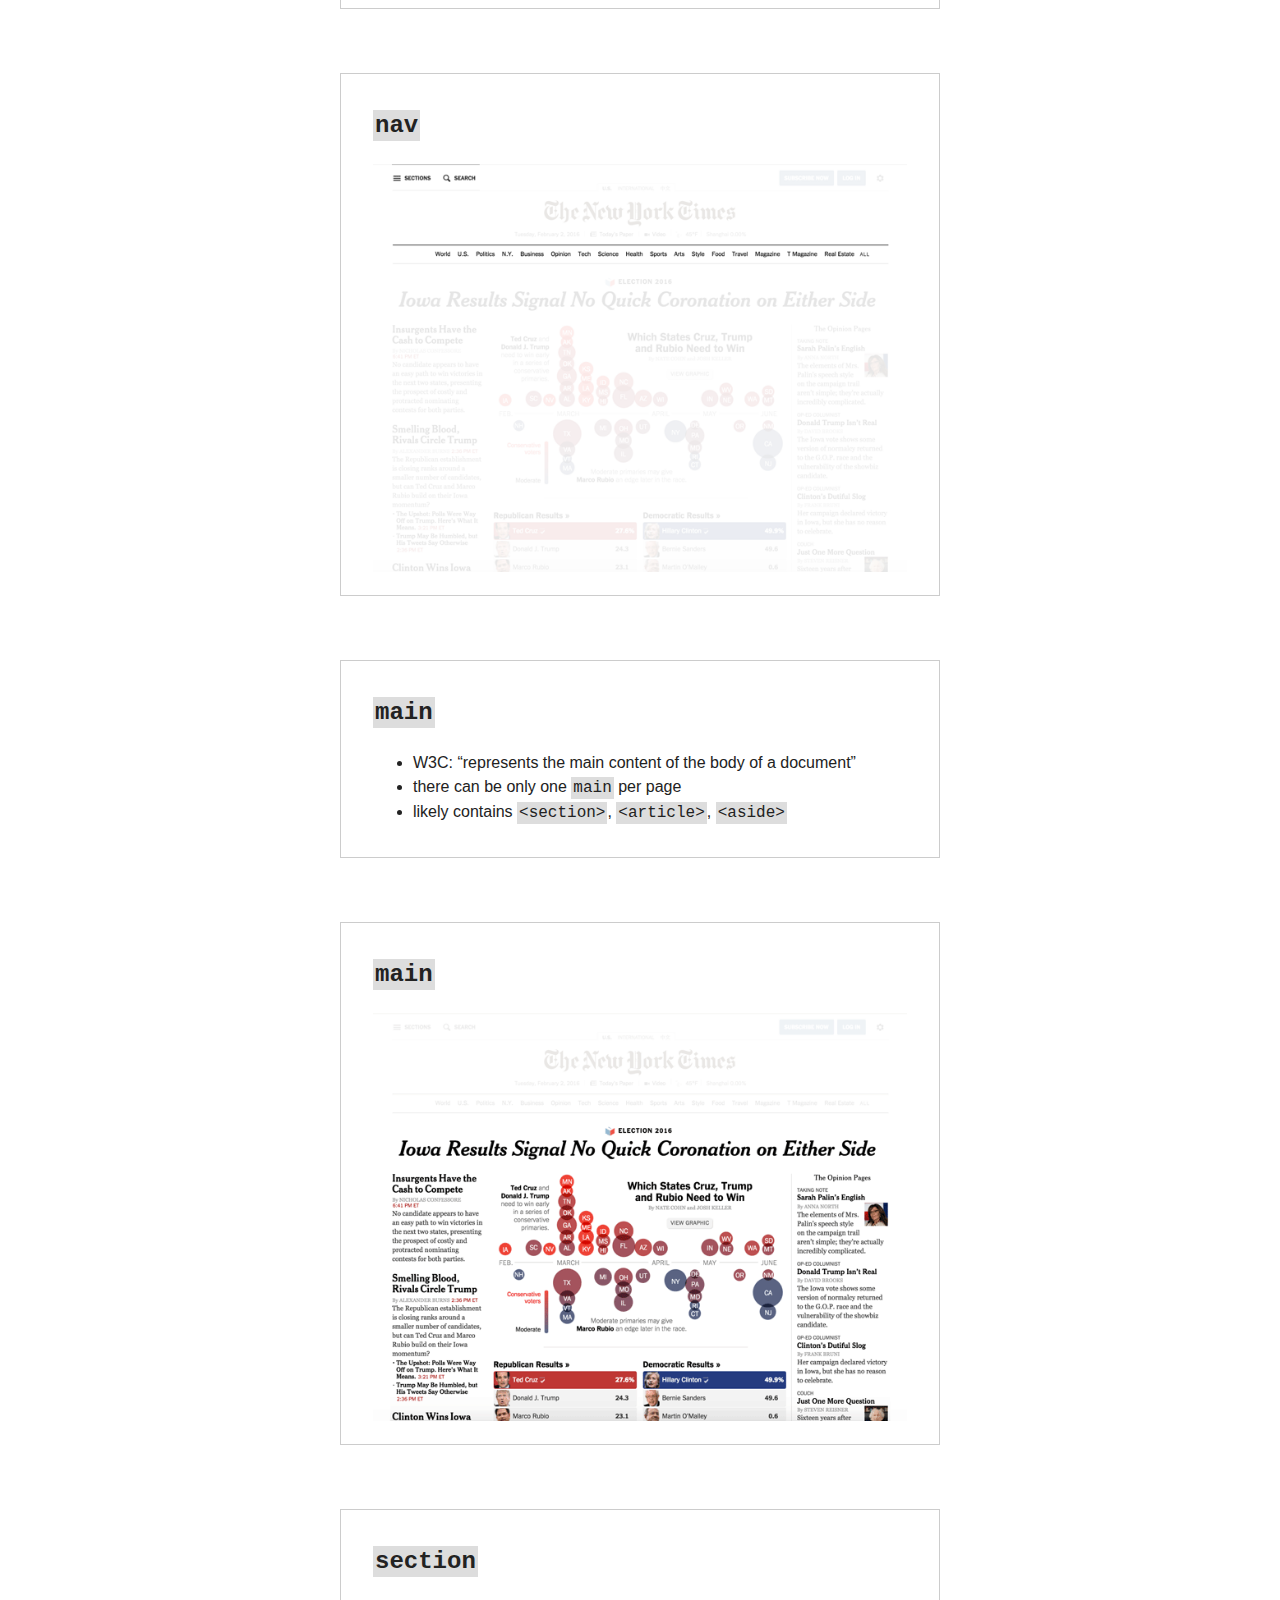
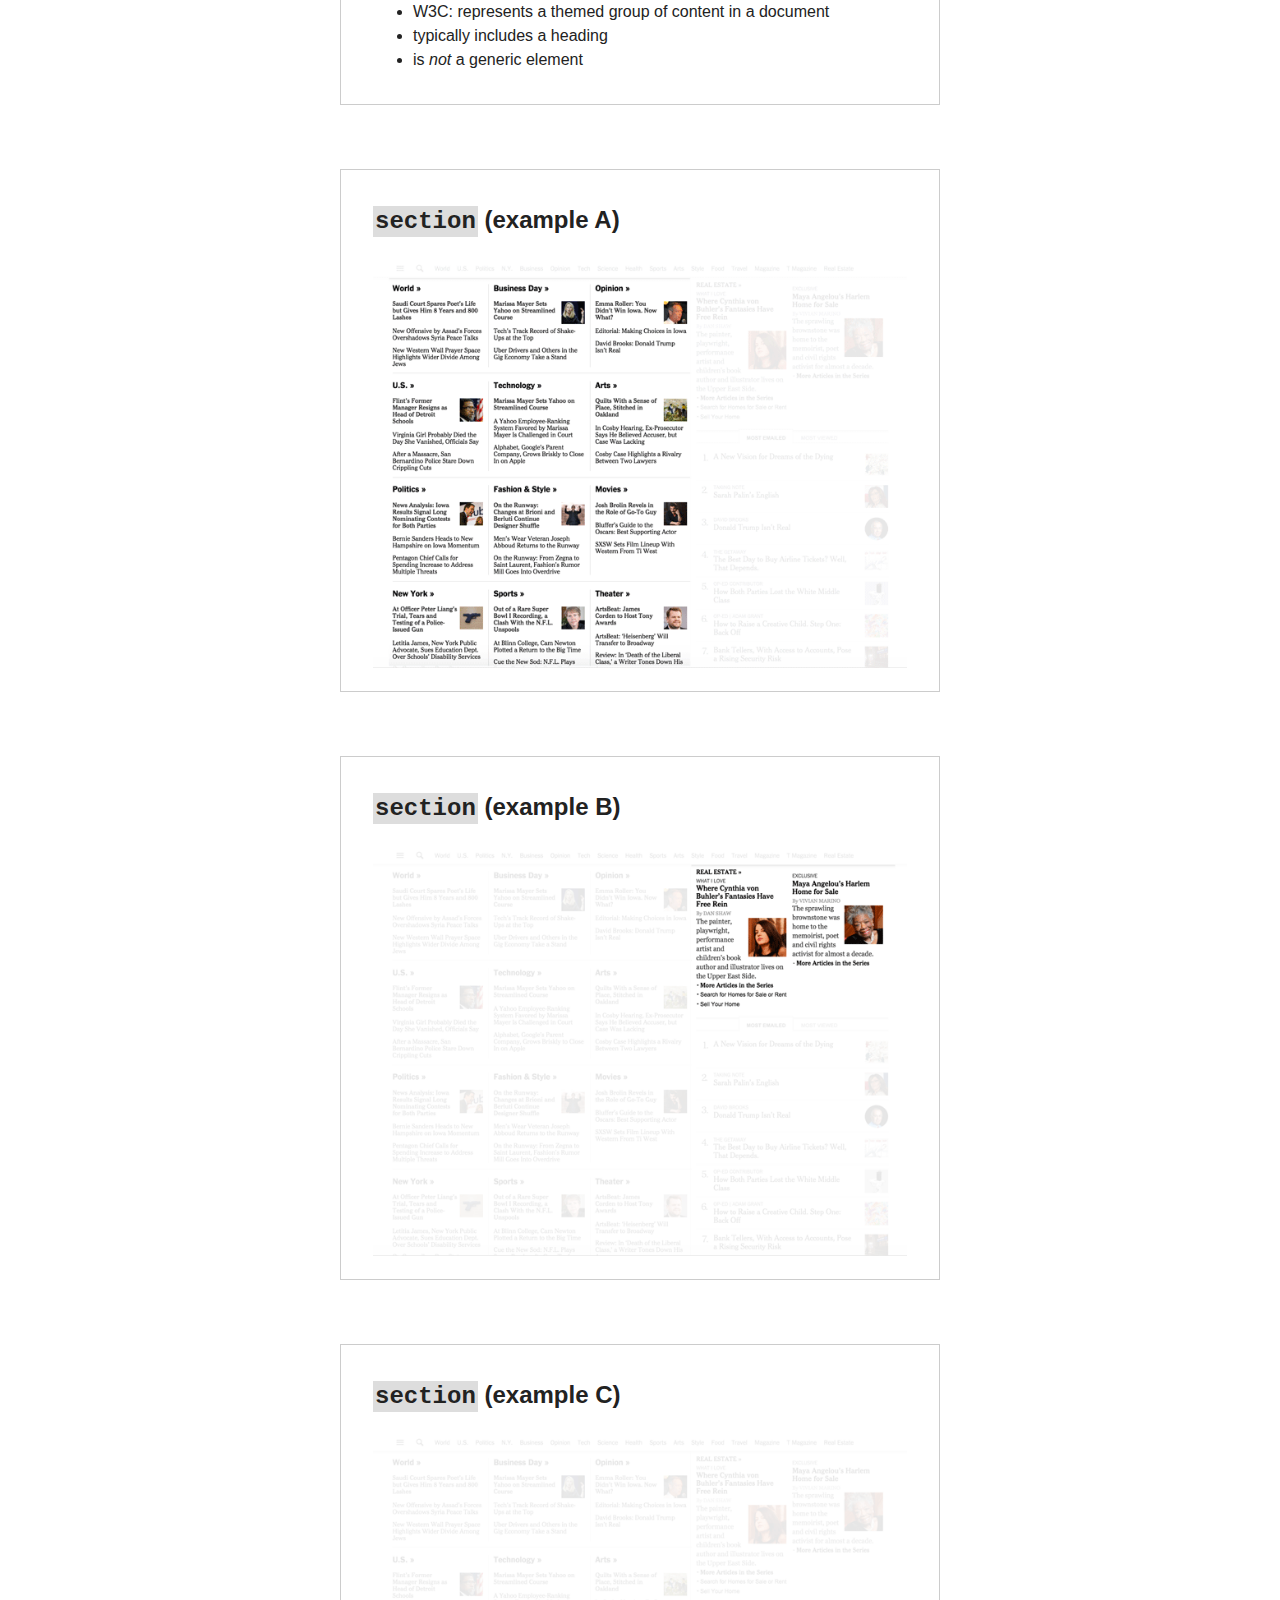
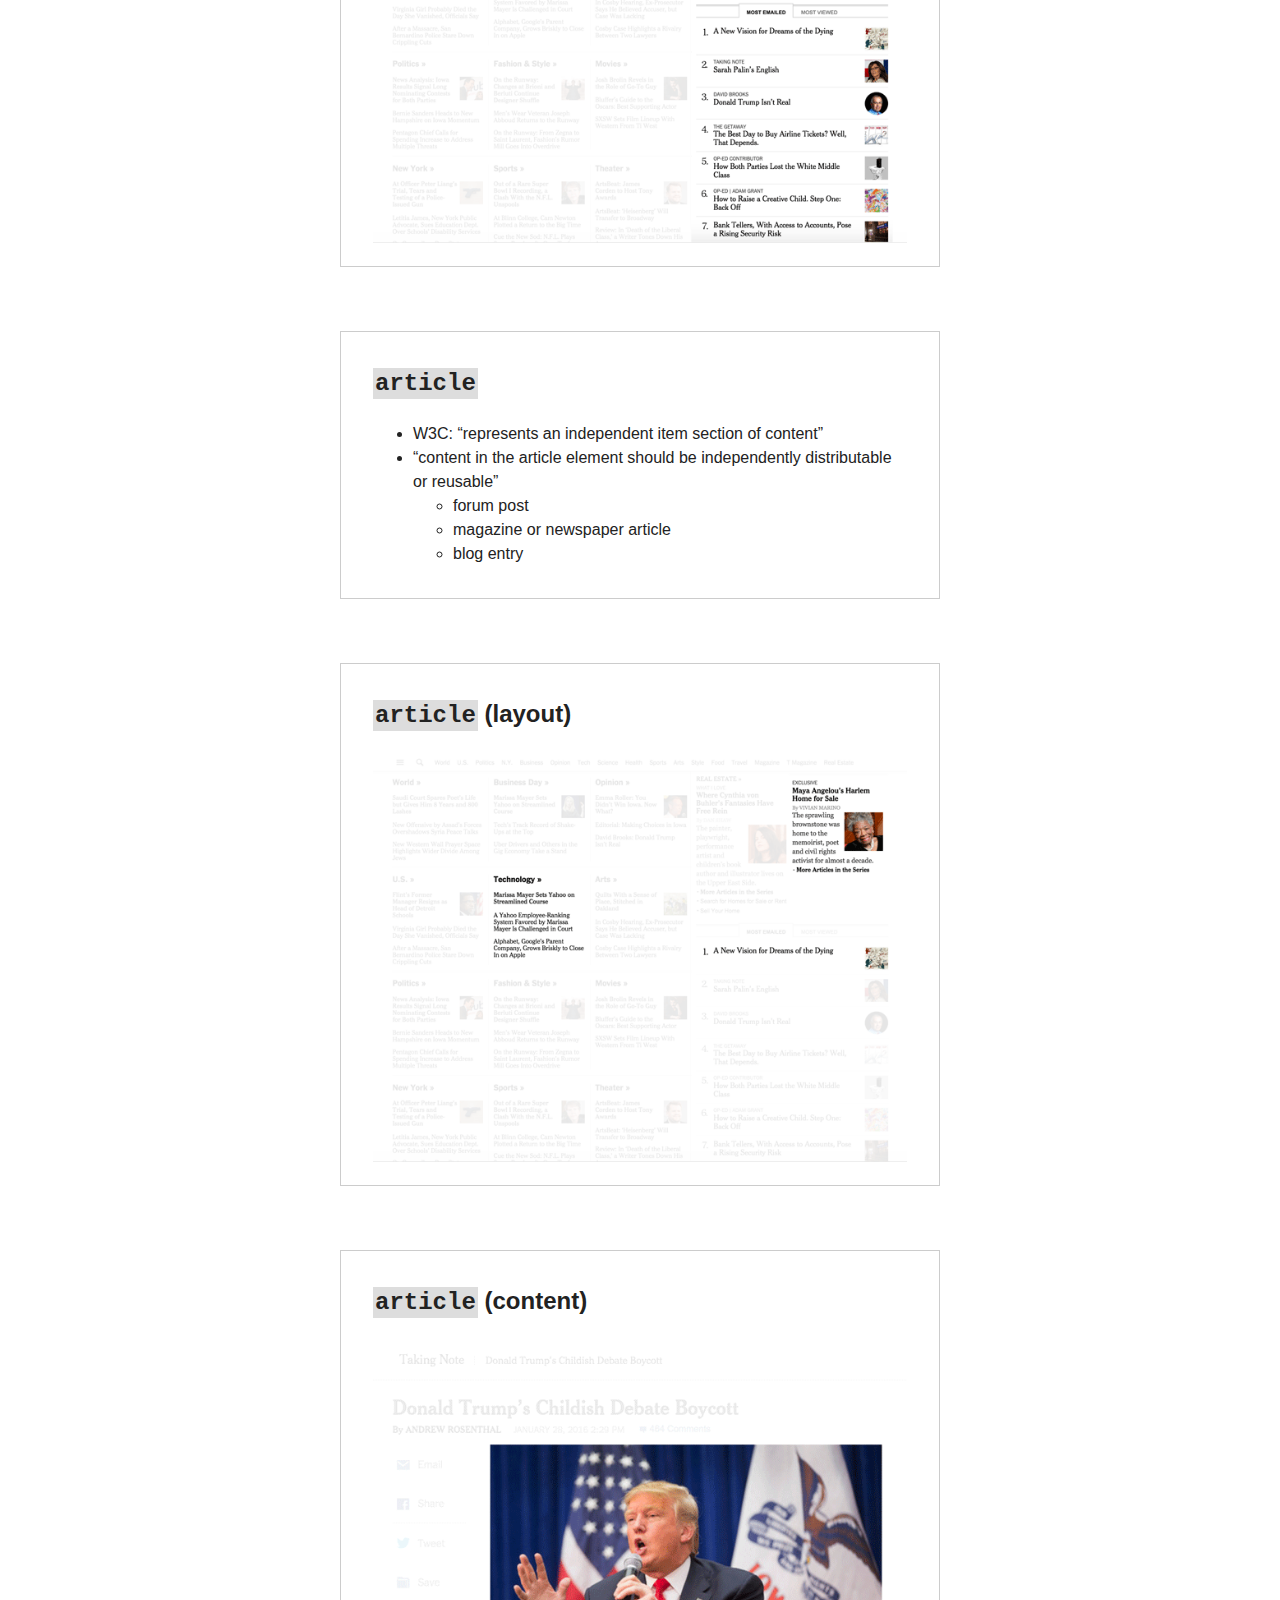
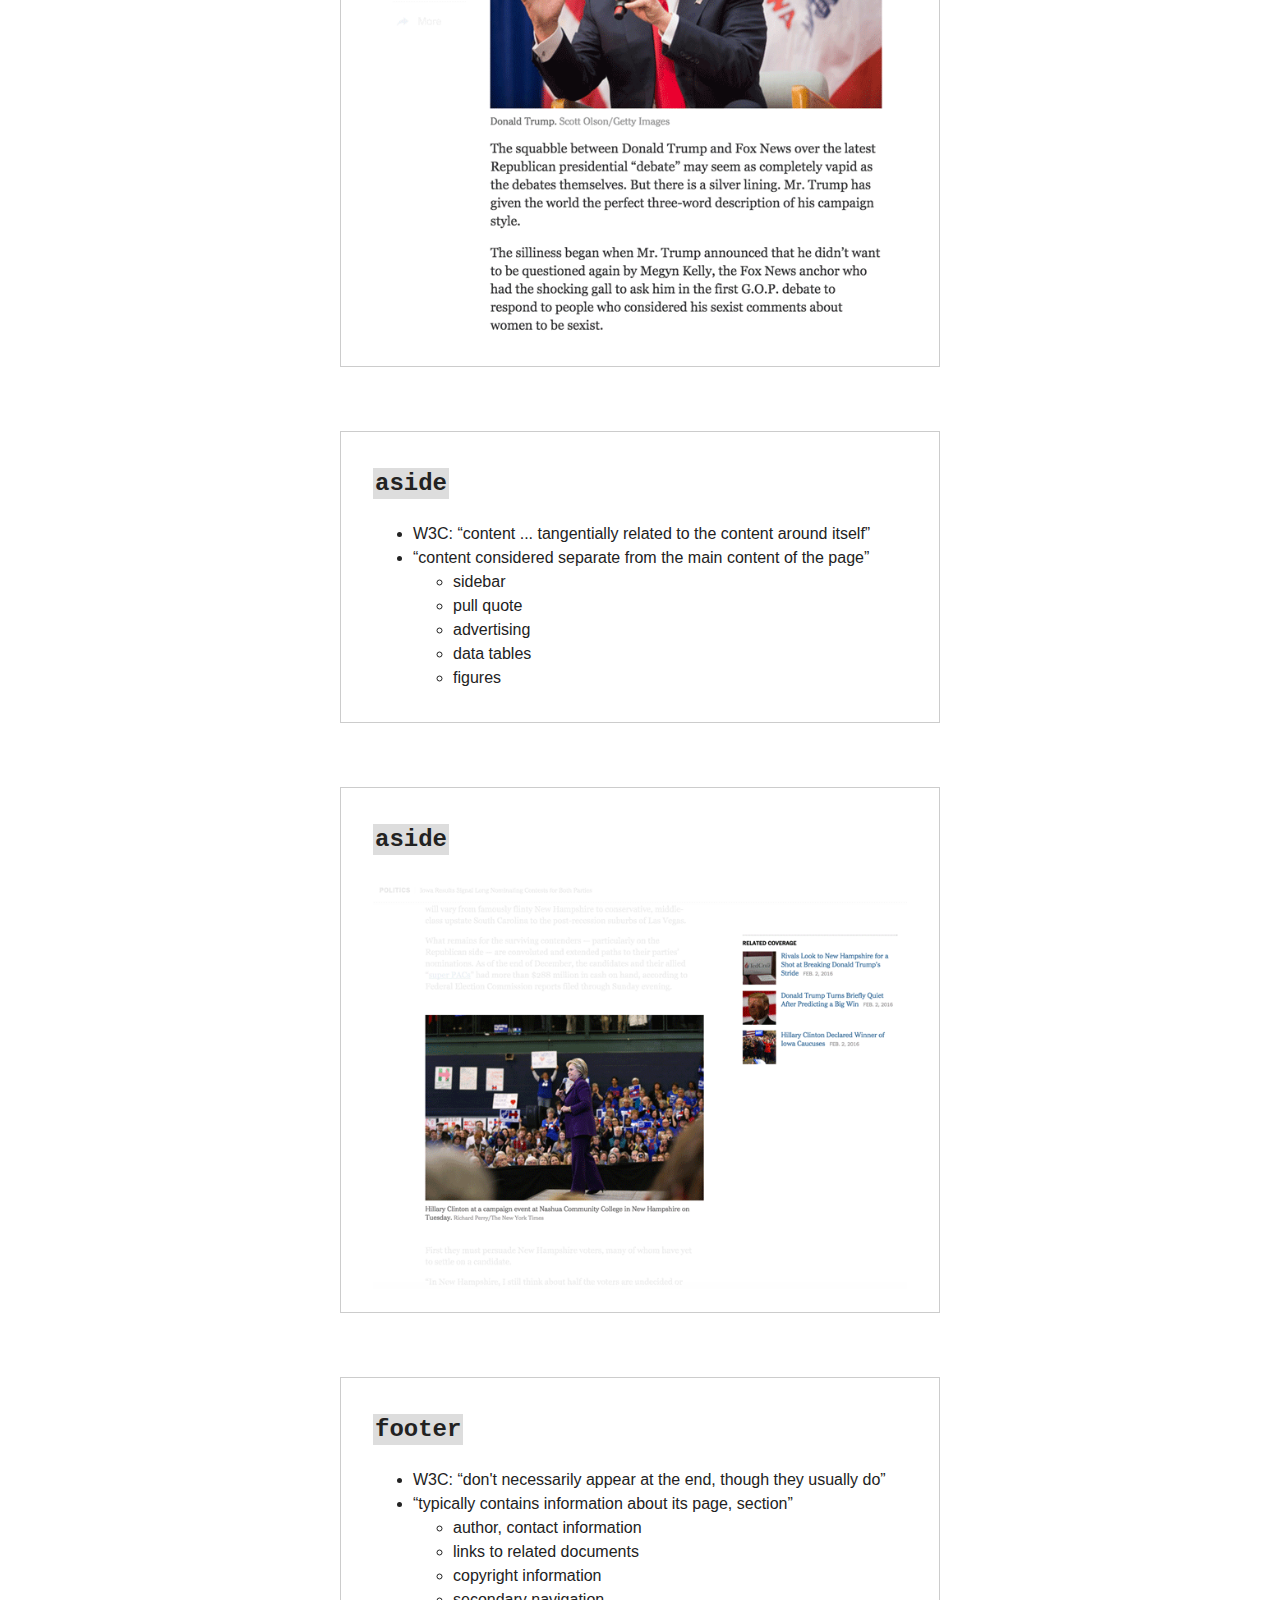
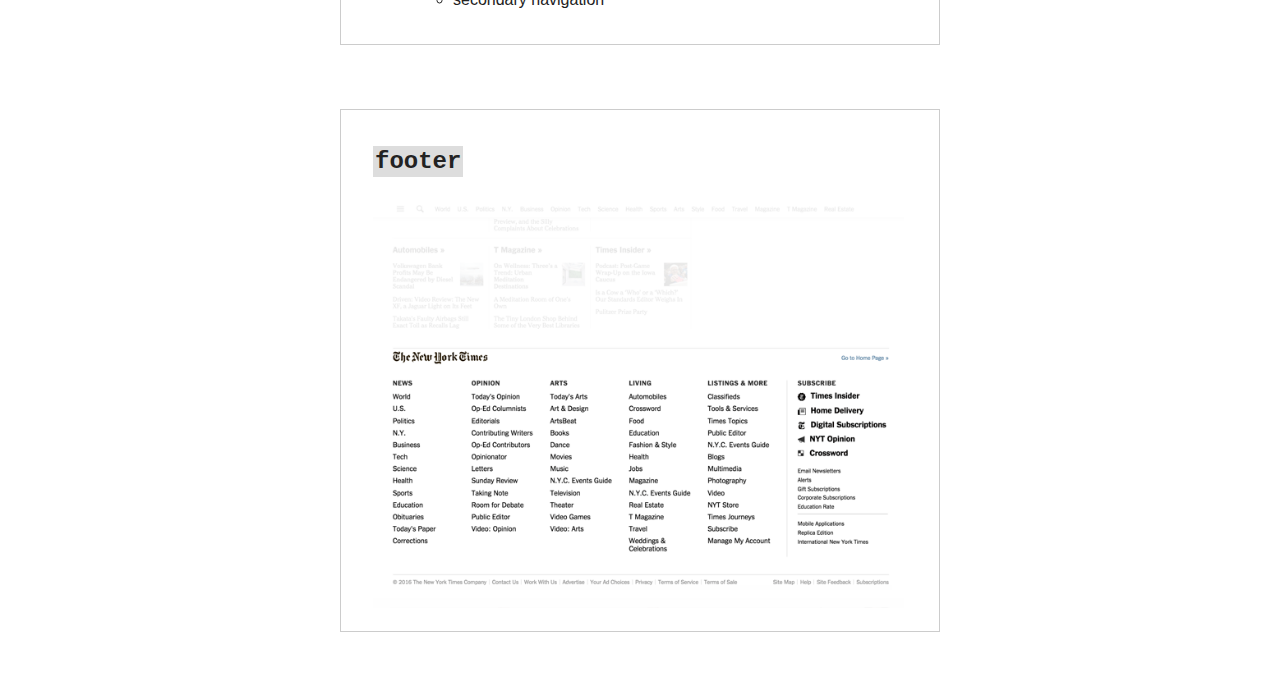
<file: 04-structural-html.html>
<!DOCTYPE html>
<html lang="en">
  <head>
    <meta charset="UTF-8" />
    <title>Structural HTML</title>
    <link href="css/style.css" rel="stylesheet" />
  </head>

  <body>
    <header>
      <h1>Structural HTML</h1>
    </header>

    <main>
      <section>
        <h2>Page layout for the Web</h2>

        <p>Before HTML5, the W3C studied how pages were organized.</p>

        <p>Many would section off content using generic <code>&lt;div&gt;</code> tags, with attribute values describing the section's purpose.</p>

        <p>The W3C introduced semantic tags to accomodate these structural patterns.</p>
      </section>


      <section>
        <h2><code>header</code></h2>

        <ul>
          <li>W3C: <q>represents a group of introductory or navigational aids</q></li>
          <li>contains a page or section heading</li>
          <li>may include a search form or logo</li>
          <li>may (but does not have to) include <code>nav</code></li>
        </ul>
      </section>


      <section>
        <h2><code>header</code></h2>

        <img src="img/04-header.png" alt="Example of a header on NYTimes.com" />
      </section>


      <section>
        <h2><code>nav</code></h2>

        <ul>
          <li>W3C: <q>represents a section with navigation links</q></li>
          <li>navigation links should point to
            <ul>
              <li>other pages</li>
              <li>parts within the page</li>
            </ul>
          </li>
          <li>not all links need to be part of a <code>nav</code> element</li>
        </ul>

        <p>It is common to see a list within a <code>nav</code> as it 'lists' sections of a site.</p>
      </section>


      <section>
        <h2><code>nav</code></h2>

        <img src="img/04-nav.png" alt="Example of a nav on NYTimes.com" />
      </section>


      <section>
        <h2><code>main</code></h2>

        <ul>
          <li>W3C: <q>represents the main content of the body of a document</q></li>
          <li>there can be only one <code>main</code> per page</li>
          <li>likely contains <code>&lt;section&gt;</code>, <code>&lt;article&gt;</code>, <code>&lt;aside&gt;</code></li>
        </ul>
      </section>


      <section>
        <h2><code>main</code></h2>

        <img src="img/04-main.png" alt="Example of a main on NYTimes.com" />
      </section>


      <section>
        <h2><code>section</code></h2>

        <ul>
          <li>W3C: represents a themed group of content in a document</li>
          <li>typically includes a heading</li>
          <li>is <em>not</em> a generic element</li>
        </ul>
      </section>


      <section>
        <h2><code>section</code> (example A)</h2>

        <img src="img/04-section-a.png" alt="Example of a section on NYTimes.com" />
      </section>


      <section>
        <h2><code>section</code> (example B)</h2>

        <img src="img/04-section-b.png" alt="Example of a section on NYTimes.com" />
      </section>


      <section>
        <h2><code>section</code> (example C)</h2>

        <img src="img/04-section-c.png" alt="Example of a section on NYTimes.com" />
      </section>


      <section>
        <h2><code>article</code></h2>

        <ul>
          <li>W3C: <q>represents an independent item section of content</q></li>
          <li><q>content in the article element should be independently distributable or reusable</q>
            <ul>
              <li>forum post</li>
              <li>magazine or newspaper article</li>
              <li>blog entry</li>
            </ul>
          </li>
        </ul>
      </section>


      <section>
        <h2><code>article</code> (layout)</h2>

        <img src="img/04-article.png" alt="Example of articles on NYTimes.com" />
      </section>


      <section>
        <h2><code>article</code> (content)</h2>

        <img src="img/04-article-alt.png" alt="Example of a content article on NYTimes.com" />
      </section>


      <section>
        <h2><code>aside</code></h2>

        <ul>
          <li>W3C: <q>content ... tangentially related to the content around itself</q></li>
          <li><q>content considered separate from the main content of the page</q>
            <ul>
              <li>sidebar</li>
              <li>pull quote</li>
              <li>advertising</li>
              <li>data tables</li>
              <li>figures</li>
            </ul>
          </li>
        </ul>
      </section>


      <section>
        <h2><code>aside</code></h2>

        <img src="img/04-aside.png" alt="Example of asides on NYTimes.com" />
      </section>



      <section>
        <h2><code>footer</code></h2>

        <ul>
          <li>W3C: <q>don't necessarily appear at the end, though they usually do</q></li>
          <li><q>typically contains information about its page, section</q>
            <ul>
              <li>author, contact information</li>
              <li>links to related documents</li>
              <li>copyright information</li>
              <li>secondary navigation</li>
            </ul>
          </li>
        </ul>
      </section>


      <section>
        <h2><code>footer</code></h2>

        <img src="img/04-footer.png" alt="Example of a footer on NYTimes.com" />
      </section>
    </main>

    <footer>
      <p><a href="index.html">&laquo; Course Notes</a></p>
    </footer>
  </body>
</html>
</file>
<file: css/style.css>
html {
  font-size: 16px;
}

body {
  color: #222;
  font-family: sans-serif;
  line-height: 1.5;
}

a {
  color: rgb(20,61,142);
}

a:visited {
  color: rgb(88,40,130);
}

a:hover {
  color: rgb(255,84,0);
}

header {
  margin: 2rem auto;
  max-width: 600px;
}

header h1,
header h2 {
  margin: 0;
}

main, footer {
  margin: 0 auto;
  max-width: 600px;
}

section {
  margin-bottom: 4rem;
  border: 1px solid #ccc;
  padding: 2rem;
  padding-bottom: 1rem;
}

section > h2 {
  margin-top: 0;
}

section > img {
  width: 100%;
  height: auto;
}

pre,
code {
  background-color: #ddd;
  padding: 2px;
}
</file>
